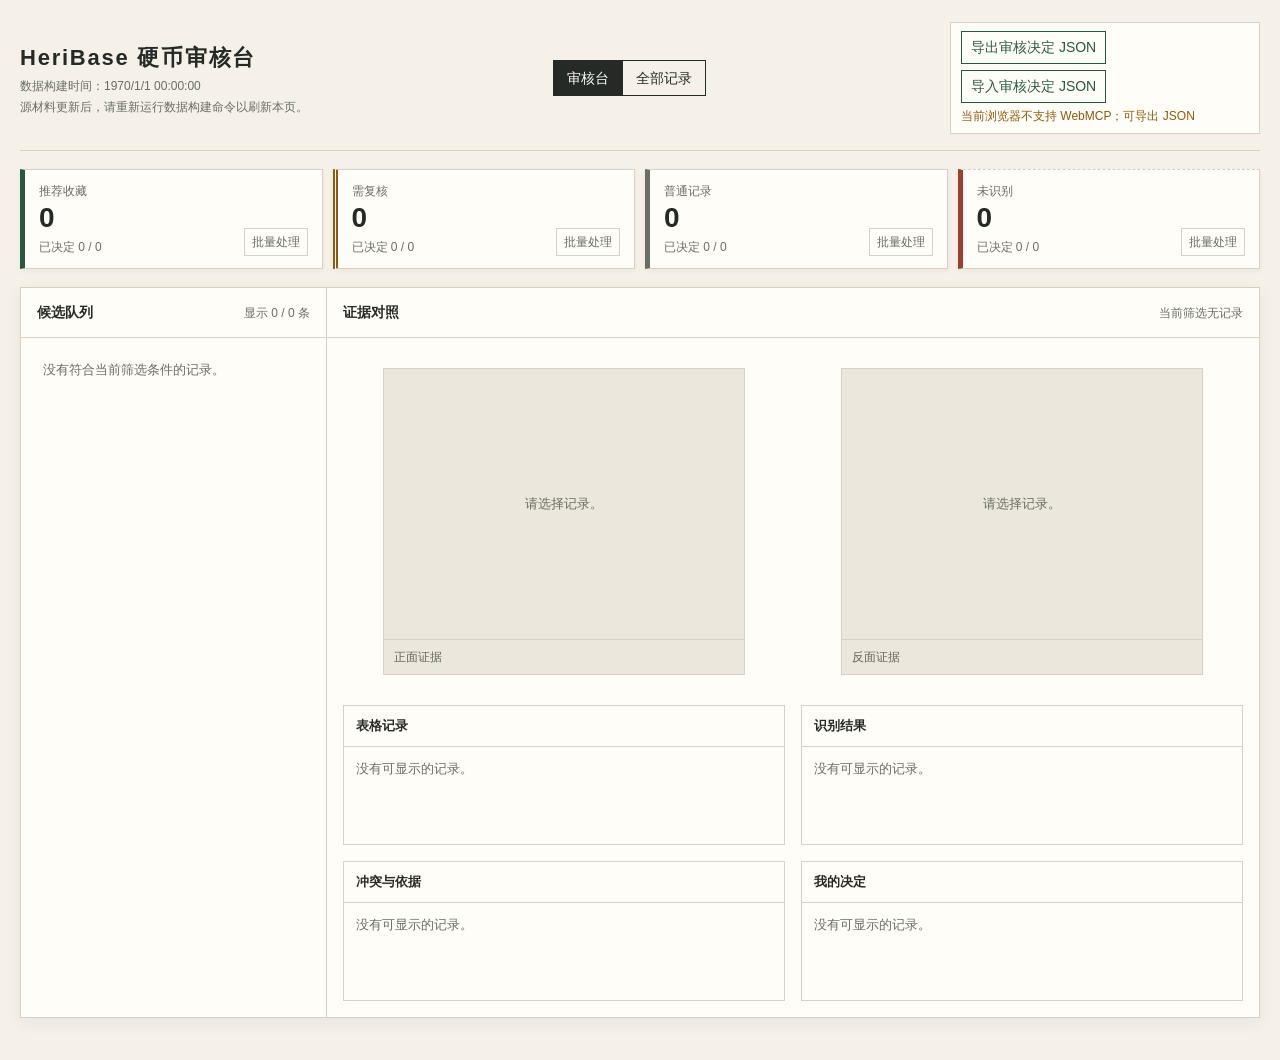
<file: skills/heribase-collection/assets/review-workbench/index.html>
<!doctype html>
<html lang="zh-CN">
<head>
  <meta charset="utf-8">
  <meta name="viewport" content="width=device-width, initial-scale=1">
  <link rel="icon" href="data:,">
  <title>HeriBase 硬币审核台</title>
  <style>
    :root {
      --paper: #f5f1e8;
      --ink: #262a26;
      --muted: #696d65;
      --pine: #285842;
      --ochre: #8c5a10;
      --brick: #9e3f32;
      --line: #d7d1c5;
      --panel: #fffdf8;
    }

    * { box-sizing: border-box; }

    body {
      margin: 0;
      background: var(--paper);
      color: var(--ink);
      font-family: -apple-system, BlinkMacSystemFont, "Segoe UI", "PingFang SC", "Hiragino Sans GB", "Microsoft YaHei", sans-serif;
      font-size: 14px;
      line-height: 1.5;
    }

    button, input, select { font: inherit; }

    button {
      color: inherit;
      cursor: pointer;
    }

    button:focus-visible, input:focus-visible, select:focus-visible, th[tabindex="0"]:focus-visible {
      outline: 3px solid var(--ochre);
      outline-offset: 2px;
    }

    .page-shell {
      width: min(1540px, calc(100% - 40px));
      margin: 0 auto;
      padding: 22px 0 42px;
    }

    .topbar {
      display: flex;
      align-items: center;
      justify-content: space-between;
      gap: 22px;
      padding-bottom: 16px;
      border-bottom: 1px solid var(--line);
    }

    .brand { min-width: 0; }
    .brand h1 { margin: 0; font-size: 22px; letter-spacing: .08em; }
    .build-meta, .refresh-hint { margin: 3px 0 0; color: var(--muted); font-size: 12px; }
    .refresh-hint { max-width: 420px; }

    .view-switcher { display: inline-flex; flex: 0 0 auto; border: 1px solid var(--ink); }
    .view-switcher button {
      min-height: 34px;
      padding: 6px 13px;
      border: 0;
      border-left: 1px solid var(--ink);
      background: transparent;
    }
    .view-switcher button:first-child { border-left: 0; }
    .view-switcher button[aria-selected="true"] { background: var(--ink); color: var(--panel); }

    .handoff-area {
      display: grid;
      flex: 0 1 310px;
      gap: 4px;
      padding: 8px 10px;
      border: 1px solid var(--line);
      background: var(--panel);
    }
    .handoff-actions { display: flex; flex-wrap: wrap; gap: 6px; }
    .handoff-area button { min-height: 32px; padding: 5px 9px; border: 1px solid var(--pine); background: transparent; color: var(--pine); }
    .handoff-area button:hover { background: var(--pine); color: var(--panel); }
    .handoff-status { margin: 0; color: var(--muted); font-size: 12px; }
    .handoff-status[data-level="ready"] { color: var(--pine); }
    .handoff-status[data-level="warning"] { color: var(--ochre); }
    .handoff-status[data-level="error"] { color: var(--brick); }

    .status-summary {
      display: grid;
      grid-template-columns: repeat(4, minmax(0, 1fr));
      gap: 10px;
      margin: 18px 0;
    }

    .count-card {
      display: grid;
      grid-template-columns: minmax(0, 1fr) auto;
      align-items: end;
      gap: 8px;
      min-height: 88px;
      padding: 12px 14px;
      border: 1px solid var(--line);
      border-left-width: 5px;
      background: var(--panel);
      box-shadow: 0 2px 6px rgba(38, 42, 38, .05);
    }
    .count-card:has(.count-card__filter[aria-pressed="true"]) { border-color: var(--ink); box-shadow: inset 0 0 0 1px var(--ink); }
    .count-card__filter { display: block; min-width: 0; padding: 0; border: 0; background: transparent; text-align: left; }
    .count-card__batch { align-self: end; padding: 4px 7px; border: 1px solid var(--line); background: transparent; color: var(--muted); font-size: 12px; }
    .count-card__filter:hover .count-card__label, .count-card__batch:hover { color: var(--ink); }
    .count-card--collect { border-left-color: var(--pine); }
    .count-card--review { border-left-color: var(--ochre); border-left-style: double; }
    .count-card--normal { border-left-color: var(--muted); }
    .count-card--unidentified { border-left-color: var(--brick); border-top-style: dashed; }
    .count-card__label { display: block; color: var(--muted); font-size: 12px; }
    .count-card__number { display: block; margin-top: 4px; font-size: 28px; font-variant-numeric: tabular-nums; line-height: 1; }
    .count-card__progress { display: block; margin-top: 6px; color: var(--muted); font-size: 12px; font-variant-numeric: tabular-nums; }

    .view-panel { min-width: 0; }
    .view-panel[hidden] { display: none; }

    .workbench {
      display: grid;
      grid-template-columns: 306px minmax(0, 1fr);
      min-height: 630px;
      border: 1px solid var(--line);
      background: var(--panel);
      box-shadow: 0 5px 15px rgba(38, 42, 38, .06);
    }

    .candidate-queue { border-right: 1px solid var(--line); }
    .region-heading {
      display: flex;
      justify-content: space-between;
      gap: 12px;
      align-items: baseline;
      margin: 0;
      padding: 14px 16px;
      border-bottom: 1px solid var(--line);
      font-size: 14px;
    }
    .region-heading small { color: var(--muted); font-size: 12px; font-weight: 400; }
    .queue-list { min-height: 540px; max-height: 740px; padding: 10px; overflow-y: auto; }
    .shell-note { margin: 0; padding: 12px; color: var(--muted); font-size: 13px; }
    .queue-item {
      display: grid;
      width: 100%;
      gap: 5px;
      margin: 0 0 8px;
      padding: 10px;
      border: 1px solid var(--line);
      background: transparent;
      text-align: left;
    }
    .queue-item:hover, .queue-item[aria-current="true"] { border-color: var(--ink); background: #f3eee3; }
    .queue-item[aria-current="true"] { box-shadow: inset 4px 0 0 var(--pine); }
    .queue-item__top { display: flex; justify-content: space-between; gap: 8px; align-items: start; }
    .queue-item__title { font-weight: 650; overflow-wrap: anywhere; }
    .queue-item__meta, .queue-item__conflict, .queue-item__decision { color: var(--muted); font-size: 12px; }
    .queue-item__conflict--present { color: var(--ochre); font-weight: 650; }

    .evidence-region { min-width: 0; }
    .evidence-grid { display: grid; grid-template-columns: repeat(2, minmax(0, 1fr)); gap: 16px; padding: 16px; }
    .image-evidence {
      min-height: 245px;
      border: 1px solid var(--line);
      background: #ece7dc;
    }
    /* 图片说明位于略深的证据底色上，使用更深的中性色以满足小字号文本对比度。 */
    .image-evidence figcaption { padding: 8px 10px; color: #62665f; font-size: 12px; border-top: 1px solid var(--line); }
    .image-slot {
      display: grid;
      place-items: center;
      aspect-ratio: 4 / 3;
      color: var(--muted);
      font-size: 13px;
    }
    .image-slot img { width: 100%; height: 100%; max-height: 440px; object-fit: contain; }
    .image-fallback { margin: 0; padding: 18px; color: var(--brick); font-weight: 650; text-align: center; }
    .evidence-details { display: grid; grid-template-columns: repeat(2, minmax(0, 1fr)); gap: 16px; padding: 0 16px 16px; }
    .detail-panel { min-height: 140px; border: 1px solid var(--line); }
    .detail-panel h3 { margin: 0; padding: 10px 12px; border-bottom: 1px solid var(--line); font-size: 13px; }
    .detail-panel p { margin: 0; padding: 12px; color: var(--muted); font-size: 13px; }
    .detail-list { display: grid; grid-template-columns: minmax(90px, .45fr) minmax(0, 1fr); margin: 0; padding: 10px 12px; }
    .detail-list dt, .detail-list dd { margin: 0; padding: 5px 0; border-bottom: 1px solid #ebe6db; }
    .detail-list dt { color: var(--muted); }
    .detail-list dd { overflow-wrap: anywhere; }
    .value-row { display: flex; flex-wrap: wrap; gap: 7px; align-items: center; }
    .value-disclaimer { display: inline-block; padding: 1px 5px; border: 1px solid var(--ochre); color: var(--ochre); font-size: 11px; }
    .evidence-block { padding: 10px 12px; border-top: 1px solid var(--line); }
    .evidence-block h4 { margin: 0 0 6px; font-size: 12px; }
    .evidence-block p { padding: 0; }
    .evidence-list { margin: 0; padding-left: 20px; color: var(--muted); }
    .evidence-list li + li { margin-top: 4px; }
    .action-content { display: grid; gap: 10px; padding: 12px; }
    .action-content p { padding: 0; }
    .action-buttons { display: flex; flex-wrap: wrap; gap: 8px; }
    .action-buttons button { min-height: 34px; padding: 6px 10px; border: 1px solid var(--ink); background: transparent; }
    .action-buttons button:hover { background: var(--ink); color: var(--panel); }
    .collection-action { display: grid; gap: 4px; }
    .collection-note { font-size: 12px !important; }
    .notice-ochre { padding: 8px 10px !important; border-left: 4px solid var(--ochre); background: #f5ead7; color: #70470f !important; }
    .notice-brick { padding: 8px 10px !important; border-left: 4px solid var(--brick); background: #f4e4df; color: var(--brick) !important; }

    .table-toolbar {
      display: flex;
      flex-wrap: wrap;
      gap: 10px;
      align-items: end;
      margin-bottom: 12px;
      padding: 14px;
      border: 1px solid var(--line);
      background: var(--panel);
    }
    .filter-field { display: grid; gap: 4px; color: var(--muted); font-size: 12px; }
    .filter-field input, .filter-field select { min-width: 130px; height: 34px; padding: 5px 8px; border: 1px solid var(--line); border-radius: 0; background: var(--panel); color: var(--ink); }
    .table-toolbar button { height: 34px; padding: 5px 10px; border: 1px solid var(--ink); background: transparent; }
    .batch-action-bar {
      position: sticky;
      top: 0;
      z-index: 4;
      display: flex;
      flex-wrap: wrap;
      align-items: center;
      gap: 8px;
      min-height: 52px;
      margin-bottom: 12px;
      padding: 9px 12px;
      border: 1px solid var(--ink);
      background: #fffdf8;
      box-shadow: 0 4px 10px rgba(38, 42, 38, .08);
    }
    .batch-action-bar button { min-height: 32px; padding: 5px 9px; border: 1px solid var(--ink); background: transparent; }
    .batch-action-bar button[data-batch-decision="collect"] { border-color: var(--pine); color: var(--pine); }
    .batch-action-bar button[data-batch-decision="exclude"] { border-color: var(--brick); color: var(--brick); }
    .batch-action-bar__spacer { flex: 1 1 24px; }
    .batch-help { margin: 0 0 12px; color: var(--muted); font-size: 12px; }
    .selection-cell { width: 42px; padding-right: 4px; text-align: center; }
    tbody tr[data-selected="true"] { background: #eee8dc; box-shadow: inset 3px 0 0 var(--pine); }
    .undo-banner {
      display: flex;
      align-items: center;
      justify-content: space-between;
      gap: 12px;
      margin-bottom: 12px;
      padding: 9px 12px;
      border-left: 4px solid var(--pine);
      background: #e7eee9;
      color: #214937;
    }
    .undo-banner[hidden] { display: none; }
    .undo-banner button { padding: 4px 8px; border: 1px solid currentColor; background: transparent; color: inherit; }
    .table-scroll { overflow-x: auto; border: 1px solid var(--line); background: var(--panel); }
    table { width: 100%; min-width: 980px; border-collapse: collapse; text-align: left; }
    caption { padding: 12px 14px; text-align: left; color: var(--muted); }
    th, td { padding: 10px 12px; border-top: 1px solid var(--line); vertical-align: top; }
    th { color: var(--muted); font-size: 12px; font-weight: 600; white-space: nowrap; }
    th[tabindex="0"] { cursor: pointer; }
    tbody tr[data-record-id] { cursor: pointer; }
    tbody tr[data-record-id]:hover { background: #f3eee3; }
    /* 完整记录行可通过键盘打开，焦点必须与鼠标悬停状态有清晰区分。 */
    tbody tr[data-record-id]:focus-visible { background: #f3eee3; outline: 3px solid var(--ochre); outline-offset: -3px; }
    .table-empty td { color: var(--muted); }

    dialog {
      width: min(520px, calc(100% - 32px));
      padding: 0;
      border: 1px solid var(--ink);
      border-radius: 0;
      background: var(--panel);
      color: var(--ink);
      box-shadow: 0 18px 48px rgba(38, 42, 38, .24);
    }
    dialog::backdrop { background: rgba(38, 42, 38, .38); }
    .dialog-body { padding: 18px; }
    .dialog-body h2 { margin: 0 0 10px; font-family: Georgia, "Songti SC", serif; font-size: 20px; }
    .dialog-body p { margin: 8px 0; color: var(--muted); }
    .dialog-summary { margin: 12px 0; padding: 10px 12px; border: 1px solid var(--line); background: var(--paper); }
    .dialog-summary strong { color: var(--ink); }
    .dialog-actions { display: flex; justify-content: flex-end; gap: 8px; margin-top: 16px; }
    .dialog-actions button { min-height: 34px; padding: 6px 11px; border: 1px solid var(--ink); background: transparent; }
    .dialog-actions .primary-action { background: var(--ink); color: var(--panel); }

    .status-label {
      display: inline-block;
      padding: 2px 7px;
      border: 1px solid currentColor;
      border-radius: 2px;
      font-size: 12px;
      font-weight: 650;
      white-space: nowrap;
    }
    .status-label--collect { color: var(--pine); }
    .status-label--review { color: var(--ochre); border-style: double; }
    .status-label--normal { color: var(--muted); border-radius: 999px; }
    .status-label--unidentified { color: var(--brick); border-style: dashed; }

    .recovery-message {
      margin-top: 18px;
      padding: 26px;
      border: 2px solid var(--brick);
      background: var(--panel);
      color: var(--brick);
      font-weight: 650;
    }

    @media (max-width: 979px) {
      .page-shell { width: min(100% - 24px, 760px); padding-top: 14px; }
      .topbar { align-items: flex-start; flex-direction: column; gap: 12px; }
      .status-summary { grid-template-columns: repeat(2, minmax(0, 1fr)); }
      .workbench { grid-template-columns: 1fr; }
      .candidate-queue { border-right: 0; border-bottom: 1px solid var(--line); }
      .queue-list { min-height: 80px; }
      .evidence-grid, .evidence-details { grid-template-columns: 1fr; }
      .image-evidence { min-height: 0; }
    }

    @media (max-width: 500px) {
      .status-summary { grid-template-columns: 1fr; }
      .view-switcher { width: 100%; }
      .view-switcher button { flex: 1; }
    }
  </style>
</head>
<body>
  <main id="app" class="page-shell">
    <header class="topbar">
      <div class="brand">
        <h1>HeriBase 硬币审核台</h1>
        <p id="build-timestamp" class="build-meta">数据构建时间：读取中</p>
        <p class="refresh-hint">源材料更新后，请重新运行数据构建命令以刷新本页。</p>
      </div>
      <nav class="view-switcher" aria-label="审核台视图">
        <button id="view-workbench" type="button" role="tab" aria-selected="true" aria-controls="workbench-panel" data-view="workbench">审核台</button>
        <button id="view-records" type="button" role="tab" aria-selected="false" aria-controls="records-panel" data-view="records">全部记录</button>
      </nav>
      <section class="handoff-area" aria-label="审核决定备份与交接">
        <div class="handoff-actions">
          <button id="export-review-decisions" type="button">导出审核决定 JSON</button>
          <button id="import-review-decisions" type="button">导入审核决定 JSON</button>
          <input id="import-review-file" type="file" accept="application/json,.json" hidden>
        </div>
        <p id="webmcp-status" class="handoff-status" role="status" data-level="neutral">正在检查 WebMCP 支持状态</p>
      </section>
    </header>

    <section class="status-summary" aria-label="系统分类统计">
      <article class="count-card count-card--collect">
        <button id="status-filter-collect" class="count-card__filter" type="button" data-status-filter="collect"><span class="count-card__label">推荐收藏</span><strong id="count-collect" class="count-card__number">—</strong><span id="progress-collect" class="count-card__progress">已决定 — / —</span></button>
        <button class="count-card__batch" type="button" data-batch-status="collect">批量处理</button>
      </article>
      <article class="count-card count-card--review">
        <button id="status-filter-review" class="count-card__filter" type="button" data-status-filter="review"><span class="count-card__label">需复核</span><strong id="count-review" class="count-card__number">—</strong><span id="progress-review" class="count-card__progress">已决定 — / —</span></button>
        <button class="count-card__batch" type="button" data-batch-status="review">批量处理</button>
      </article>
      <article class="count-card count-card--normal">
        <button id="status-filter-normal" class="count-card__filter" type="button" data-status-filter="normal"><span class="count-card__label">普通记录</span><strong id="count-normal" class="count-card__number">—</strong><span id="progress-normal" class="count-card__progress">已决定 — / —</span></button>
        <button class="count-card__batch" type="button" data-batch-status="normal">批量处理</button>
      </article>
      <article class="count-card count-card--unidentified">
        <button id="status-filter-unidentified" class="count-card__filter" type="button" data-status-filter="unidentified"><span class="count-card__label">未识别</span><strong id="count-unidentified" class="count-card__number">—</strong><span id="progress-unidentified" class="count-card__progress">已决定 — / —</span></button>
        <button class="count-card__batch" type="button" data-batch-status="unidentified">批量处理</button>
      </article>
    </section>

    <section id="workbench-panel" class="view-panel" role="tabpanel" aria-labelledby="view-workbench" data-view-panel="workbench">
      <div id="review-workbench" class="workbench" data-render-target="workbench">
        <aside class="candidate-queue" aria-labelledby="queue-heading">
          <h2 id="queue-heading" class="region-heading">候选队列 <small id="queue-summary">等待记录加载</small></h2>
          <div id="candidate-queue-list" class="queue-list" data-render-target="candidate-queue" aria-live="polite">
            <p class="shell-note">候选项目将在此显示。</p>
          </div>
        </aside>

        <section id="evidence-region" class="evidence-region" data-render-target="evidence" aria-labelledby="evidence-heading">
          <h2 id="evidence-heading" class="region-heading">证据对照 <small id="selected-record-title">尚未选择记录</small></h2>
          <div class="evidence-grid">
            <figure class="image-evidence">
              <div id="image-front-slot" class="image-slot" data-image-side="front">正面图片区域</div>
              <figcaption>正面证据</figcaption>
            </figure>
            <figure class="image-evidence">
              <div id="image-back-slot" class="image-slot" data-image-side="back">反面图片区域</div>
              <figcaption>反面证据</figcaption>
            </figure>
          </div>
          <div class="evidence-details">
            <section id="table-fields" class="detail-panel" data-render-target="table-fields"><h3>表格记录</h3><p>等待选择记录。</p></section>
            <section id="identification-fields" class="detail-panel" data-render-target="identification-fields"><h3>识别结果</h3><p>等待选择记录。</p></section>
            <section id="conflict-reasons" class="detail-panel" data-render-target="conflicts"><h3>冲突与依据</h3><p>等待选择记录。</p></section>
            <section id="review-actions" class="detail-panel" data-render-target="review-actions"><h3>我的决定</h3><p>审核操作将在此提供。</p></section>
          </div>
        </section>
      </div>
    </section>

    <section id="records-panel" class="view-panel" role="tabpanel" aria-labelledby="view-records" data-view-panel="records" hidden>
      <form id="record-filters" class="table-toolbar" data-render-target="record-filters">
        <label class="filter-field">系统状态
          <select id="filter-status" name="status"><option value="">全部状态</option><option value="collect">推荐收藏</option><option value="review">需复核</option><option value="normal">普通记录</option><option value="unidentified">未识别</option></select>
        </label>
        <label class="filter-field">来源
          <select id="filter-source" name="source"><option value="">全部来源</option><option value="table">表格</option><option value="local">本地图片</option></select>
        </label>
        <label class="filter-field">冲突
          <select id="filter-conflicts" name="conflicts"><option value="">全部记录</option><option value="only">仅有冲突</option><option value="year">仅年份冲突</option></select>
        </label>
        <label class="filter-field">审核决定
          <select id="filter-decision" name="decision"><option value="">全部决定</option><option value="unset">仅未决定</option><option value="decided">仅已决定</option><option value="collect">本地待收藏</option><option value="need-photo">需补图</option><option value="exclude">排除</option></select>
        </label>
        <label class="filter-field">关键词
          <input id="filter-keyword" name="keyword" type="search" placeholder="名称、年份或来源行">
        </label>
        <button id="clear-filters" type="button">清除筛选</button>
      </form>
      <div id="undo-banner" class="undo-banner" role="status" hidden><span id="undo-message"></span><button id="undo-last-action" type="button">撤销</button></div>
      <section id="batch-action-bar" class="batch-action-bar" aria-label="批量审核操作">
        <strong id="batch-selection-summary">未选择记录</strong>
        <button id="select-visible-records" type="button">选择当前筛选 0 条</button>
        <button id="clear-record-selection" type="button">清除选择</button>
        <span class="batch-action-bar__spacer"></span>
        <button type="button" data-batch-decision="collect">本地待收藏</button>
        <button type="button" data-batch-decision="need-photo">标记需补图</button>
        <button type="button" data-batch-decision="exclude">排除</button>
        <button type="button" data-batch-decision="">清除决定</button>
      </section>
      <p class="batch-help">批量操作只更新此浏览器中的本地审核决定，不会写入 HeriBase 线上藏品库。</p>
      <div class="table-scroll">
        <table id="records-table" data-render-target="records-table">
          <caption>完整记录。可使用列标题排序，并在后续审核时回到对应证据。</caption>
          <thead><tr>
            <th class="selection-cell" scope="col"><input id="table-select-all" type="checkbox" aria-label="选择当前筛选的全部记录"></th>
            <th id="sort-status" scope="col" tabindex="0" data-sort-key="status">状态</th>
            <th scope="col">我的决定</th>
            <th scope="col">来源</th>
            <th scope="col">名称</th>
            <th id="sort-year" scope="col" tabindex="0" data-sort-key="year">年份</th>
            <th id="sort-value" scope="col" tabindex="0" data-sort-key="value">服务价值</th>
            <th scope="col">冲突</th>
            <th id="sort-source-rows" scope="col" tabindex="0" data-sort-key="sourceRows">来源行</th>
          </tr></thead>
          <tbody id="records-table-body" data-render-target="records-table-body">
            <tr class="table-empty"><td colspan="9">完整记录将在此显示。</td></tr>
          </tbody>
        </table>
      </div>
    </section>
  </main>

  <dialog id="action-dialog" aria-labelledby="action-dialog-title">
    <div class="dialog-body">
      <h2 id="action-dialog-title">确认批量操作</h2>
      <div id="action-dialog-content"></div>
      <div class="dialog-actions">
        <button id="action-dialog-cancel" type="button">取消</button>
        <button id="action-dialog-confirm" class="primary-action" type="button">确认应用</button>
      </div>
    </div>
  </dialog>

  <script src="./review-handoff.js"></script>
  <script src="./review-data.js"></script>
  <script>
    (() => {
      "use strict";

      const app = document.getElementById("app");
      const statuses = ["collect", "review", "normal", "unidentified"];
      const statusLabels = { collect: "推荐收藏", review: "需复核", normal: "普通记录", unidentified: "未识别" };
      const sourceLabels = { table: "表格", local: "本地图片" };
      const decisionLabels = { collect: "本地待收藏", "need-photo": "需补图", exclude: "排除" };
      const allowedDecisions = new Set(Object.keys(decisionLabels));

      const createElement = (tagName, className, text) => {
        const element = document.createElement(tagName);
        if (className) element.className = className;
        if (text !== undefined) element.textContent = text;
        return element;
      };
      const safeText = (value) => {
        if (value === undefined || value === null) return "";
        const text = String(value).trim();
        return /^(?:undefined|null)$/i.test(text) ? "" : text;
      };
      const displayText = (value) => safeText(value) || "—";
      const presentText = (value) => {
        const text = safeText(value);
        return text && !/^[—–-]$/.test(text) ? text : "";
      };

      const showRecovery = () => {
        if (!app) return;
        const message = createElement("p", "recovery-message", "请先运行数据构建命令");
        message.id = "data-recovery-message";
        message.setAttribute("role", "alert");
        app.replaceChildren(message);
      };

      try {
        const data = window.COIN_REVIEW_DATA;
        const recordsAreValid = Array.isArray(data?.records) && data.records.every((record) => (
          record && typeof record === "object" && typeof record.id === "string" &&
          typeof record.systemStatus === "string" && statuses.includes(record.systemStatus)
        ));
        const countsAreValid = data?.statusCounts && typeof data.statusCounts === "object" && statuses.every((status) => (
          Number.isInteger(data.statusCounts[status]) && data.statusCounts[status] >= 0
        ));
        const metaIsValid = data?.buildMeta && typeof data.buildMeta === "object" &&
          typeof data.buildMeta.generatedAt === "string" &&
          typeof data.buildMeta.datasetFingerprint === "string" && data.buildMeta.datasetFingerprint.length > 0 &&
          Number.isInteger(data.buildMeta.totalRecordCount) &&
          data.buildMeta.totalRecordCount === data.records?.length;

        if (!data || typeof data !== "object" || !recordsAreValid || !countsAreValid || !metaIsValid) {
          throw new Error("审核台数据包不完整");
        }
        // 每个任务/数据集使用独立缓存；正式决定仍需通过 WebMCP 或 JSON 导入任务包。
        const storageScope = data.buildMeta.taskKey || data.buildMeta.datasetFingerprint;
        const STORAGE_KEY = `heribase-review:${storageScope}:decisions:v1`;

        const derivedCounts = data.records.reduce((summary, record) => {
          summary[record.systemStatus] += 1;
          return summary;
        }, { collect: 0, review: 0, normal: 0, unidentified: 0 });
        if (statuses.some((status) => derivedCounts[status] !== data.statusCounts[status])) {
          throw new Error("审核台数据计数不一致");
        }

        statuses.forEach((status) => {
          const target = document.getElementById(`count-${status}`);
          if (!target) throw new Error("审核台计数容器缺失");
          target.textContent = String(data.statusCounts[status]);
        });

        const timestamp = new Date(data.buildMeta.generatedAt);
        if (Number.isNaN(timestamp.getTime())) throw new Error("审核台构建时间无效");
        const buildTimestamp = document.getElementById("build-timestamp");
        const queueSummary = document.getElementById("queue-summary");
        if (!buildTimestamp || !queueSummary) throw new Error("审核台元数据容器缺失");
        buildTimestamp.textContent = `数据构建时间：${timestamp.toLocaleString("zh-CN", { hour12: false })}`;

        const state = {
          view: "workbench",
          selectedId: null,
          filters: { status: "", source: "", conflictsOnly: false, yearConflictsOnly: false, decision: "", query: "" },
          sortKey: "sourceRows",
          sortDirection: "asc",
          decisions: {},
          batchSelection: new Set(),
          undoStack: [],
          pendingAction: null,
          storageAvailable: true,
        };
        const recordIds = new Set(data.records.map((record) => record.id));

        // 只恢复符合 v1 契约的决定；源记录、筛选和当前选择从不写入 localStorage。
        try {
          const stored = window.localStorage.getItem(STORAGE_KEY);
          if (stored) {
            const parsed = JSON.parse(stored);
            if (parsed && typeof parsed === "object" && !Array.isArray(parsed)) {
              for (const [recordId, value] of Object.entries(parsed)) {
                if (!recordIds.has(recordId) || !value || typeof value !== "object") continue;
                // 兼容早期页面曾保存的 needsImage；内存与后续导出统一改用契约中的 need-photo。
                const decision = value.decision === "needsImage" ? "need-photo" : value.decision;
                if (!allowedDecisions.has(decision) || typeof value.updatedAt !== "string") continue;
                state.decisions[recordId] = {
                  decision,
                  updatedAt: value.updatedAt,
                  ...(["single", "bulk", "import"].includes(value.source) ? { source: value.source } : {}),
                  ...(typeof value.batchActionId === "string" && value.batchActionId ? { batchActionId: value.batchActionId } : {}),
                };
              }
            }
          }
        } catch (error) {
          state.storageAvailable = false;
        }

        const elementById = (id) => {
          const element = document.getElementById(id);
          if (!element) throw new Error(`审核台容器缺失：${id}`);
          return element;
        };
        const queueList = elementById("candidate-queue-list");
        const selectedRecordTitle = elementById("selected-record-title");
        const frontSlot = elementById("image-front-slot");
        const backSlot = elementById("image-back-slot");
        const tableFields = elementById("table-fields");
        const identificationFields = elementById("identification-fields");
        const conflictReasons = elementById("conflict-reasons");
        const reviewActions = elementById("review-actions");
        const tableBody = elementById("records-table-body");
        const tableCaption = elementById("records-table").querySelector("caption");
        const exportReviewDecisions = elementById("export-review-decisions");
        const importReviewDecisions = elementById("import-review-decisions");
        const importReviewFile = elementById("import-review-file");
        const webMcpStatus = elementById("webmcp-status");
        const batchSelectionSummary = elementById("batch-selection-summary");
        const selectVisibleRecords = elementById("select-visible-records");
        const clearRecordSelection = elementById("clear-record-selection");
        const tableSelectAll = elementById("table-select-all");
        const undoBanner = elementById("undo-banner");
        const undoMessage = elementById("undo-message");
        const undoLastAction = elementById("undo-last-action");
        const actionDialog = elementById("action-dialog");
        const actionDialogTitle = elementById("action-dialog-title");
        const actionDialogContent = elementById("action-dialog-content");
        const actionDialogConfirm = elementById("action-dialog-confirm");
        const actionDialogCancel = elementById("action-dialog-cancel");

        const handoffApi = window.CoinReviewHandoff;
        const setHandoffStatus = (message, level = "neutral") => {
          webMcpStatus.textContent = message;
          webMcpStatus.dataset.level = level;
        };
        const packageForHandoff = () => handoffApi.buildPackage(
          data.records,
          state.decisions,
          new Date().toISOString(),
          { datasetFingerprint: data.buildMeta.datasetFingerprint },
        );

        const exportReviewPackage = () => {
          try {
            if (!handoffApi || typeof handoffApi.buildPackage !== "function") {
              throw new Error("审核交接工具不可用");
            }
            if (typeof Blob !== "function" || !window.URL?.createObjectURL) {
              throw new Error("当前浏览器不支持文件导出");
            }
            const reviewPackage = packageForHandoff();
            const blob = new Blob([JSON.stringify(reviewPackage, null, 2)], { type: "application/json" });
            const objectUrl = window.URL.createObjectURL(blob);
            const link = document.createElement("a");
            link.href = objectUrl;
            link.download = handoffApi.toFileName(reviewPackage.exportedAt);
            link.hidden = true;
            document.body.append(link);
            link.click();
            link.remove();
            window.setTimeout(() => window.URL.revokeObjectURL(objectUrl), 0);
            setHandoffStatus("已导出审核决定 JSON", "ready");
          } catch (error) {
            setHandoffStatus("无法导出 JSON，请稍后重试", "error");
          }
        };

        /**
         * 所有会覆盖多条决定的操作都先进入同一个确认对话框。对话框内容只由
         * textContent 构建，导入文件中的字符串不会以 HTML 执行。
         */
        const openActionDialog = ({ title, paragraphs, confirmLabel, onConfirm }) => {
          actionDialogTitle.textContent = title;
          actionDialogContent.replaceChildren();
          const summary = createElement("div", "dialog-summary");
          paragraphs.forEach((paragraph) => summary.append(createElement("p", "", paragraph)));
          actionDialogContent.append(summary);
          actionDialogConfirm.textContent = confirmLabel;
          state.pendingAction = onConfirm;
          actionDialog.showModal();
        };

        const closeActionDialog = () => {
          state.pendingAction = null;
          actionDialog.close();
        };

        const showUndo = (message) => {
          undoMessage.textContent = message;
          undoBanner.hidden = false;
        };

        const importReviewPackage = async (file) => {
          try {
            const payload = JSON.parse(await file.text());
            const imported = handoffApi.parseImportedPackage(
              payload,
              data.records,
              data.buildMeta.datasetFingerprint,
            );
            if (!imported.ok) {
              if (imported.reason === "dataset-mismatch") {
                setHandoffStatus("导入失败：审核包属于另一批数据", "error");
              } else {
                setHandoffStatus("导入失败：JSON 不是有效的审核决定包", "error");
              }
              return;
            }
            const warningText = imported.warnings.length > 0 ? `提示：${imported.warnings.join("；")}` : "数据集校验通过。";
            openActionDialog({
              title: "导入审核决定",
              paragraphs: [
                `将恢复 ${imported.acceptedCount} 条决定，并替换当前 ${Object.keys(state.decisions).length} 条本地决定。`,
                warningText,
              ],
              confirmLabel: "确认导入",
              onConfirm: () => {
                state.undoStack.push({ kind: "replace", previous: { ...state.decisions } });
                state.decisions = imported.decisions;
                persistDecisions();
                renderAll();
                showUndo(`已导入 ${imported.acceptedCount} 条审核决定`);
                setHandoffStatus(`已导入 ${imported.acceptedCount} 条审核决定`, "ready");
              },
            });
          } catch (error) {
            setHandoffStatus("导入失败：无法读取 JSON 文件", "error");
          }
        };

        const initializeWebMcp = async () => {
          if (!handoffApi || typeof handoffApi.registerReadOnlyTools !== "function") {
            exportReviewDecisions.disabled = true;
            setHandoffStatus("审核交接工具未加载，无法导出 JSON", "error");
            return;
          }
          // WebMCP 要求 origin isolation；此属性会在本地服务的 OAC: ?1 生效时为 true。
          if (window.originAgentCluster !== true) {
            setHandoffStatus("当前页面未满足 origin isolation；可导出 JSON", "warning");
            return;
          }
          const result = await handoffApi.registerReadOnlyTools(document.modelContext, packageForHandoff);
          if (result.registered) {
            setHandoffStatus("WebMCP 已就绪：可读取审核决定", "ready");
          } else if (result.reason === "unsupported") {
            setHandoffStatus("当前浏览器不支持 WebMCP；可导出 JSON", "warning");
          } else {
            setHandoffStatus("WebMCP 未能启用；可导出 JSON", "warning");
          }
        };
        exportReviewDecisions.addEventListener("click", exportReviewPackage);

        const decisionText = (recordId) => {
          const stored = state.decisions[recordId];
          return stored ? decisionLabels[stored.decision] : "未设置";
        };
        const renderStatusProgress = () => {
          statuses.forEach((status) => {
            const recordsInStatus = data.records.filter((record) => record.systemStatus === status);
            const decidedCount = recordsInStatus.filter((record) => Boolean(state.decisions[record.id])).length;
            elementById(`progress-${status}`).textContent = `已决定 ${decidedCount} / ${recordsInStatus.length}`;
          });
        };
        // 完整表与排序均以表格年份为主；本地候选没有表格年份时再采用识别年份。
        const recordYear = (record) => presentText(record.table?.year) || presentText(record.identification?.year) || "—";
        const queueValue = (record) => {
          const service = presentText(record.identification?.value);
          const tableValue = presentText(record.table?.value);
          if (service) return `${service}（识别服务）`;
          if (tableValue) return `${tableValue}（表格）`;
          return "—";
        };
        const sourceReference = (record) => {
          if (Array.isArray(record.sourceRows) && record.sourceRows.length > 0) {
            return record.sourceRows.map((row) => `CSV #${displayText(row)}`).join("、");
          }
          return `本地候选 ${displayText(record.id)}`;
        };
        const serviceStatusText = (record) => record.identification?.status === "success" ? "识别成功" : "识别失败";

        const filterRecords = (records) => {
          const query = safeText(state.filters.query).toLowerCase();
          return records.filter((record) => {
            if (state.filters.status && record.systemStatus !== state.filters.status) return false;
            if (state.filters.source && record.source !== state.filters.source) return false;
            if (state.filters.conflictsOnly && !(Array.isArray(record.conflictReasons) && record.conflictReasons.length > 0)) return false;
            if (state.filters.yearConflictsOnly && !record.conflictReasons?.includes("年份与表格不一致")) return false;
            const storedDecision = state.decisions[record.id]?.decision;
            if (state.filters.decision === "unset" && storedDecision) return false;
            if (state.filters.decision === "decided" && !storedDecision) return false;
            if (allowedDecisions.has(state.filters.decision) && storedDecision !== state.filters.decision) return false;
            if (!query) return true;
            const searchable = [
              record.id,
              record.displayName,
              record.table?.name,
              record.table?.year,
              record.identification?.name,
              record.identification?.year,
              ...(Array.isArray(record.sourceRows) ? record.sourceRows : []),
            ].map(safeText).join(" ").toLowerCase();
            return searchable.includes(query);
          });
        };
        const numberValue = (value) => {
          const parsed = Number.parseFloat(safeText(value).replace(/[^0-9.-]/g, ""));
          return Number.isFinite(parsed) ? parsed : 0;
        };
        const numericYear = (record) => {
          const direct = presentText(record.table?.year) || presentText(record.identification?.year);
          const fallback = safeText(record.displayName).match(/\b(1[5-9]\d{2}|20\d{2})\b/)?.[1];
          return Number(direct || fallback) || Number.MAX_SAFE_INTEGER;
        };
        const firstSourceRow = (record) => Array.isArray(record.sourceRows) && record.sourceRows.length > 0
          ? Math.min(...record.sourceRows.map(Number).filter(Number.isFinite))
          : Number.MAX_SAFE_INTEGER;
        const sortRecords = (records) => {
          const statusOrder = { collect: 0, review: 1, normal: 2, unidentified: 3 };
          const sorted = [...records];
          const compareId = (left, right) => safeText(left.id).localeCompare(safeText(right.id));
          if (state.sortKey === "status") {
            sorted.sort((left, right) => (statusOrder[left.systemStatus] ?? 99) - (statusOrder[right.systemStatus] ?? 99) || compareId(left, right));
          } else if (state.sortKey === "year") {
            sorted.sort((left, right) => numericYear(left) - numericYear(right) || compareId(left, right));
          } else if (state.sortKey === "value") {
            // 统一先按升序建立稳定序列，再由 sortDirection 决定是否反转；估值列首次点击默认降序。
            sorted.sort((left, right) => numberValue(left.identification?.value || left.table?.value) - numberValue(right.identification?.value || right.table?.value) || compareId(left, right));
          } else if (state.sortKey === "sourceRows") {
            sorted.sort((left, right) => firstSourceRow(left) - firstSourceRow(right) || compareId(left, right));
          }
          return state.sortDirection === "desc" ? sorted.reverse() : sorted;
        };
        const visibleRecords = () => sortRecords(filterRecords(data.records));

        const makeStatusLabel = (status) => {
          const label = createElement("span", `status-label status-label--${status}`, statusLabels[status] || "未知状态");
          return label;
        };

        const renderQueue = (records) => {
          queueList.replaceChildren();
          queueSummary.textContent = `显示 ${records.length} / ${data.records.length} 条`;
          if (records.length === 0) {
            queueList.append(createElement("p", "shell-note", "没有符合当前筛选条件的记录。"));
            return;
          }
          for (const record of records) {
            const item = createElement("button", "queue-item");
            item.type = "button";
            item.dataset.recordId = record.id;
            item.setAttribute("aria-current", String(record.id === state.selectedId));
            // 队列按钮的可见内容已能形成 accessible name；显式标签让键盘跳转后
            // 屏幕阅读器能立即播报“审核哪条记录”。
            item.setAttribute("aria-label", `审核 ${displayText(record.displayName)}，${sourceReference(record)}`);

            const top = createElement("span", "queue-item__top");
            top.append(createElement("span", "queue-item__title", displayText(record.displayName)), makeStatusLabel(record.systemStatus));
            item.append(
              top,
              createElement("span", "queue-item__meta", `年份：${recordYear(record)} · 估值：${queueValue(record)}`),
              createElement("span", "queue-item__meta", sourceReference(record)),
            );
            const conflictCount = Array.isArray(record.conflictReasons) ? record.conflictReasons.length : 0;
            item.append(createElement(
              "span",
              `queue-item__conflict${conflictCount ? " queue-item__conflict--present" : ""}`,
              conflictCount ? `有 ${conflictCount} 项冲突` : "无字段冲突",
            ));
            item.append(createElement("span", "queue-item__decision", `我的决定：${decisionText(record.id)}`));
            item.addEventListener("click", () => {
              state.selectedId = record.id;
              renderQueue(visibleRecords());
              renderEvidence(record);
            });
            queueList.append(item);
          }
        };

        const renderImage = (slot, record, side) => {
          slot.replaceChildren();
          const url = presentText(side === "front" ? record.imageFront : record.imageBack);
          const showImageFallback = () => {
            const fallback = createElement("p", "image-fallback", "图片不可加载／需补图");
            fallback.setAttribute("role", "status");
            slot.replaceChildren(fallback);
          };
          if (!url) {
            showImageFallback();
            return;
          }
          const image = document.createElement("img");
          image.alt = `${displayText(record.displayName)}${side === "front" ? "正面" : "反面"}图片`;
          image.loading = "eager";
          image.addEventListener("error", showImageFallback, { once: true });
          slot.append(image);
          image.src = url;
        };

        const renderFieldPanel = (panel, title, fields, valueLabelIndex = -1) => {
          panel.replaceChildren(createElement("h3", "", title));
          const list = createElement("dl", "detail-list");
          fields.forEach(([label, value], index) => {
            list.append(createElement("dt", "", label));
            const description = createElement("dd");
            if (index === valueLabelIndex) {
              const row = createElement("span", "value-row");
              row.append(
                createElement("span", "", displayText(value)),
                createElement("span", "value-disclaimer", "识别服务估值，仅作初筛"),
              );
              description.append(row);
            } else {
              description.textContent = displayText(value);
            }
            list.append(description);
          });
          panel.append(list);
        };

        const appendEvidenceList = (panel, title, items, emptyText) => {
          const block = createElement("section", "evidence-block");
          block.append(createElement("h4", "", title));
          if (items.length === 0) {
            block.append(createElement("p", "", emptyText));
          } else {
            const list = createElement("ul", "evidence-list");
            items.forEach((item) => list.append(createElement("li", "", displayText(item))));
            block.append(list);
          }
          panel.append(block);
        };

        const renderConflictPanel = (record) => {
          conflictReasons.replaceChildren(createElement("h3", "", "冲突与依据"));
          const metadata = createElement("dl", "detail-list");
          const entries = [
            ["系统状态", statusLabels[record.systemStatus] || "未知状态"],
            ["来源", sourceLabels[record.source] || displayText(record.source)],
            ["来源行／候选", sourceReference(record)],
            ["记录 ID", record.identification?.recordId],
            ["图片配对", record.imagePairComplete ? "正反面齐全" : "图片不完整"],
            ["识别服务状态", serviceStatusText(record)],
          ];
          entries.forEach(([label, value]) => metadata.append(createElement("dt", "", label), createElement("dd", "", displayText(value))));
          conflictReasons.append(metadata);

          appendEvidenceList(
            conflictReasons,
            "证据备注",
            Array.isArray(record.evidenceNotes) ? record.evidenceNotes : [],
            "无补充备注",
          );
          appendEvidenceList(
            conflictReasons,
            "冲突理由",
            Array.isArray(record.conflictReasons) ? record.conflictReasons : [],
            "未发现字段冲突",
          );

          if (record.identification?.status !== "success") {
            const failure = createElement("section", "evidence-block");
            failure.append(
              createElement("h4", "", "识别失败处置"),
              createElement("p", "", `失败原因：${displayText(record.identification?.failureReason)}`),
              createElement(
                "p",
                "",
                record.imagePairComplete
                  ? "下一步：建议补充清晰、无反光的正反面照片后重新识别。"
                  : "下一步：建议先补齐正反面图片，再重新识别。",
              ),
            );
            conflictReasons.append(failure);
          }
        };

        const persistDecisions = () => {
          if (!state.storageAvailable) return;
          try {
            window.localStorage.setItem(STORAGE_KEY, JSON.stringify(state.decisions));
          } catch (error) {
            state.storageAvailable = false;
          }
        };

        const setDecision = (record, decision) => {
          if (decision) {
            state.decisions[record.id] = { decision, updatedAt: new Date().toISOString(), source: "single" };
          } else {
            delete state.decisions[record.id];
          }
          persistDecisions();
          renderAll();
        };

        const renderActions = (record) => {
          reviewActions.replaceChildren(createElement("h3", "", "我的决定"));
          const content = createElement("div", "action-content");
          const stored = state.decisions[record.id];
          content.append(createElement("p", "", `当前决定：${decisionText(record.id)}`));
          if (stored) content.append(createElement("p", "", `更新时间：${displayText(stored.updatedAt)}`));

          const buttons = createElement("div", "action-buttons");
          const collectionAction = createElement("div", "collection-action");
          const collectButton = createElement("button", "", "加入本地待收藏");
          collectButton.type = "button";
          collectButton.setAttribute("aria-pressed", String(stored?.decision === "collect"));
          collectButton.addEventListener("click", () => {
            const needsConfirmation = ["review", "unidentified"].includes(record.systemStatus);
            if (needsConfirmation) {
              // 原生 confirm 是真实的二次显式选择；取消分支在调用持久化函数前终止，
              // 因此不会改动内存决定或 localStorage。
              const confirmed = window.confirm("该记录仍需复核或补充识别证据。确认仍将它加入本地待收藏吗？");
              if (!confirmed) return;
            }
            setDecision(record, "collect");
          });
          collectionAction.append(
            collectButton,
            createElement("p", "collection-note", "仅保存在此浏览器，尚未写入线上藏品库"),
          );
          buttons.append(collectionAction);

          [
            ["标记需补图", "need-photo"],
            ["排除", "exclude"],
            ["清除本地决定", ""],
          ].forEach(([label, decision]) => {
            const button = createElement("button", "", label);
            button.type = "button";
            if (decision) button.setAttribute("aria-pressed", String(stored?.decision === decision));
            button.addEventListener("click", () => setDecision(record, decision));
            buttons.append(button);
          });
          content.append(buttons);

          if (stored?.decision === "collect" && ["review", "unidentified"].includes(record.systemStatus)) {
            content.append(createElement("p", "notice-ochre", "该记录仍需复核或补充识别证据，请核实后再收藏。"));
          }
          if (!state.storageAvailable) {
            content.append(createElement("p", "notice-brick", "浏览器存储不可用，当前决定刷新后不会保留。"));
          }
          reviewActions.append(content);
        };

        const renderEmptyEvidence = () => {
          selectedRecordTitle.textContent = "当前筛选无记录";
          [frontSlot, backSlot].forEach((slot) => slot.replaceChildren(createElement("p", "shell-note", "请选择记录。")));
          [
            [tableFields, "表格记录"],
            [identificationFields, "识别结果"],
            [conflictReasons, "冲突与依据"],
            [reviewActions, "我的决定"],
          ].forEach(([panel, title]) => panel.replaceChildren(createElement("h3", "", title), createElement("p", "", "没有可显示的记录。")));
        };

        const renderEvidence = (record) => {
          if (!record) {
            renderEmptyEvidence();
            return;
          }
          selectedRecordTitle.textContent = `${sourceReference(record)} · ${displayText(record.displayName)}`;
          renderImage(frontSlot, record, "front");
          renderImage(backSlot, record, "back");
          renderFieldPanel(tableFields, "表格记录", [
            ["名称", record.table?.name],
            ["系列", record.table?.series],
            ["年份", record.table?.year],
            ["铸币标记", record.table?.mintMark],
            ["评级", record.table?.grade],
            ["表格估值", record.table?.value],
          ]);
          renderFieldPanel(identificationFields, "识别结果", [
            ["服务状态", serviceStatusText(record)],
            ["识别名称", record.identification?.name],
            ["年份", record.identification?.year],
            ["铸币标记", record.identification?.mintMark],
            ["评级", record.identification?.grade],
            ["服务估值", record.identification?.value],
            ["identify_uri", record.identification?.identifyUri],
            ["user_uniq_uri", record.identification?.userUniqUri],
            ["collection_uri", record.identification?.collectionUri],
          ], 5);
          renderConflictPanel(record);
          renderActions(record);
        };

        const appendCell = (row, value, className = "") => row.append(createElement("td", className, displayText(value)));
        const renderBatchSelection = (records) => {
          const visibleIds = records.map((record) => record.id);
          const selectedVisibleCount = visibleIds.filter((recordId) => state.batchSelection.has(recordId)).length;
          const selectedCount = state.batchSelection.size;
          batchSelectionSummary.textContent = selectedCount > 0 ? `已选择 ${selectedCount} 条` : "未选择记录";
          selectVisibleRecords.textContent = `选择当前筛选 ${visibleIds.length} 条`;
          selectVisibleRecords.disabled = visibleIds.length === 0 || selectedVisibleCount === visibleIds.length;
          clearRecordSelection.disabled = selectedCount === 0;
          document.querySelectorAll("[data-batch-decision]").forEach((button) => { button.disabled = selectedCount === 0; });
          tableSelectAll.disabled = visibleIds.length === 0;
          tableSelectAll.checked = visibleIds.length > 0 && selectedVisibleCount === visibleIds.length;
          tableSelectAll.indeterminate = selectedVisibleCount > 0 && selectedVisibleCount < visibleIds.length;
        };

        const openBulkPreview = (decision) => {
          if (state.batchSelection.size === 0) return;
          const preview = handoffApi.previewBulkDecision(
            data.records,
            state.decisions,
            [...state.batchSelection],
            decision,
          );
          const applicableCount = preview.eligibleIds.length + preview.warningIds.length;
          const label = decision ? decisionLabels[decision] : "清除决定";
          if (applicableCount === 0) {
            setHandoffStatus(`没有可执行“${label}”的所选记录`, "warning");
            return;
          }
          const paragraphs = [
            `已选择 ${preview.requestedCount} 条，本次将处理 ${applicableCount} 条。`,
            preview.overwrittenCount > 0 ? `其中 ${preview.overwrittenCount} 条已有不同决定，将被覆盖。` : "不会覆盖已有的不同决定。",
          ];
          if (preview.warningIds.length > 0) paragraphs.push(`${preview.warningIds.length} 条“需复核”记录将加入本地待收藏，请确认已接受风险。`);
          if (preview.blockedIds.length > 0) paragraphs.push(`${preview.blockedIds.length} 条未识别或已失效记录会被跳过。`);
          paragraphs.push("此次操作仅保存本地审核决定，不会写入 HeriBase。可在操作后撤销。");
          openActionDialog({
            title: `确认批量${label}`,
            paragraphs,
            confirmLabel: `应用到 ${applicableCount} 条`,
            onConfirm: () => {
              const timestamp = new Date().toISOString();
              const batchActionId = globalThis.crypto?.randomUUID?.() ?? `batch-${Date.now()}`;
              const result = handoffApi.applyBulkDecision(state.decisions, preview, decision, timestamp, batchActionId);
              state.decisions = result.decisions;
              state.undoStack.push({ kind: "batch", undo: result.undo });
              state.batchSelection.clear();
              persistDecisions();
              renderAll();
              showUndo(`已批量${label} ${result.appliedIds.length} 条记录`);
            },
          });
        };

        const renderTable = () => {
          const records = visibleRecords();
          tableBody.replaceChildren();
          if (tableCaption) tableCaption.textContent = `完整记录：显示 ${records.length} / ${data.records.length} 条。点击记录可回到审核台查看证据。`;
          if (records.length === 0) {
            const row = createElement("tr", "table-empty");
            const cell = createElement("td", "", "没有符合当前筛选条件的记录。");
            cell.colSpan = 9;
            row.append(cell);
            tableBody.append(row);
          } else {
            records.forEach((record) => {
              const row = createElement("tr");
              row.dataset.recordId = record.id;
              row.dataset.selected = String(state.batchSelection.has(record.id));
              row.tabIndex = 0;
              const selectionCell = createElement("td", "selection-cell");
              const checkbox = createElement("input");
              checkbox.type = "checkbox";
              checkbox.checked = state.batchSelection.has(record.id);
              checkbox.setAttribute("aria-label", `选择 ${displayText(record.displayName)}`);
              checkbox.addEventListener("click", (event) => event.stopPropagation());
              checkbox.addEventListener("change", () => {
                if (checkbox.checked) state.batchSelection.add(record.id);
                else state.batchSelection.delete(record.id);
                renderTable();
              });
              selectionCell.append(checkbox);
              row.append(selectionCell);
              const statusCell = createElement("td");
              statusCell.append(makeStatusLabel(record.systemStatus));
              row.append(statusCell);
              appendCell(row, decisionText(record.id));
              appendCell(row, sourceLabels[record.source] || record.source);
              appendCell(row, record.displayName);
              appendCell(row, recordYear(record));
              appendCell(row, record.identification?.value);
              appendCell(row, Array.isArray(record.conflictReasons) && record.conflictReasons.length > 0 ? record.conflictReasons.join("；") : "无");
              appendCell(row, sourceReference(record));
              const openRecord = ({ moveFocus = false } = {}) => {
                state.selectedId = record.id;
                setView("workbench");
                renderQueue(visibleRecords());
                renderEvidence(record);
                if (moveFocus) {
                  // renderQueue 会重建 DOM；必须在重建完成后再定位当前记录，
                  // 否则焦点会留在已隐藏视图中的旧表格行上。
                  const selectedQueueItem = [...queueList.querySelectorAll(".queue-item")]
                    .find((item) => item.dataset.recordId === record.id);
                  selectedQueueItem?.focus();
                }
              };
              row.addEventListener("click", openRecord);
              row.addEventListener("keydown", (event) => {
                if (event.key !== "Enter" && event.key !== " ") return;
                event.preventDefault();
                openRecord({ moveFocus: true });
              });
              tableBody.append(row);
            });
          }

          renderBatchSelection(records);

          document.querySelectorAll("th[data-sort-key]").forEach((header) => {
            if (header.dataset.sortKey === state.sortKey) {
              header.setAttribute("aria-sort", state.sortDirection === "asc" ? "ascending" : "descending");
            } else {
              header.removeAttribute("aria-sort");
            }
          });
        };

        const ensureSelection = (records) => {
          if (records.length === 0) {
            state.selectedId = null;
            return null;
          }
          const selected = records.find((record) => record.id === state.selectedId);
          if (selected) return selected;
          state.selectedId = records[0].id;
          return records[0];
        };

        const renderFilterState = () => {
          elementById("filter-status").value = state.filters.status;
          elementById("filter-source").value = state.filters.source;
          elementById("filter-conflicts").value = state.filters.yearConflictsOnly ? "year" : state.filters.conflictsOnly ? "only" : "";
          elementById("filter-decision").value = state.filters.decision;
          elementById("filter-keyword").value = state.filters.query;
          document.querySelectorAll("[data-status-filter]").forEach((button) => {
            button.setAttribute("aria-pressed", String(button.dataset.statusFilter === state.filters.status));
          });
        };

        const renderAll = () => {
          const records = visibleRecords();
          const selected = ensureSelection(records);
          renderFilterState();
          renderStatusProgress();
          renderQueue(records);
          renderEvidence(selected);
          renderTable();
        };

        const setView = (view) => {
          state.view = view;
          document.querySelectorAll("[data-view]").forEach((button) => {
            button.setAttribute("aria-selected", String(button.dataset.view === view));
          });
          document.querySelectorAll("[data-view-panel]").forEach((panel) => {
            panel.hidden = panel.dataset.viewPanel !== view;
          });
        };

        document.querySelectorAll("[data-view]").forEach((button) => {
          button.addEventListener("click", () => setView(button.dataset.view));
        });
        document.querySelectorAll("[data-status-filter]").forEach((button) => {
          button.addEventListener("click", () => {
            state.filters.status = button.dataset.statusFilter;
            state.batchSelection.clear();
            renderAll();
          });
        });
        document.querySelectorAll("[data-batch-status]").forEach((button) => {
          button.addEventListener("click", () => {
            // 分类卡的“批量处理”必须代表完整分类，不能悄悄继承上一次来源、
            // 关键词或冲突筛选，否则“全选”会少选但用户不易察觉。
            state.filters = {
              status: button.dataset.batchStatus,
              source: "",
              conflictsOnly: false,
              yearConflictsOnly: false,
              decision: "",
              query: "",
            };
            setView("records");
            state.batchSelection = new Set(visibleRecords().map((record) => record.id));
            renderAll();
            batchSelectionSummary.focus?.();
          });
        });

        const filterStatus = elementById("filter-status");
        const filterSource = elementById("filter-source");
        const filterConflicts = elementById("filter-conflicts");
        const filterDecision = elementById("filter-decision");
        const filterKeyword = elementById("filter-keyword");
        filterStatus.addEventListener("change", () => { state.filters.status = filterStatus.value; state.batchSelection.clear(); renderAll(); });
        filterSource.addEventListener("change", () => { state.filters.source = filterSource.value; state.batchSelection.clear(); renderAll(); });
        filterConflicts.addEventListener("change", () => {
          state.filters.conflictsOnly = filterConflicts.value === "only";
          state.filters.yearConflictsOnly = filterConflicts.value === "year";
          state.batchSelection.clear();
          renderAll();
        });
        filterDecision.addEventListener("change", () => { state.filters.decision = filterDecision.value; state.batchSelection.clear(); renderAll(); });
        filterKeyword.addEventListener("input", () => { state.filters.query = filterKeyword.value; state.batchSelection.clear(); renderAll(); });
        elementById("clear-filters").addEventListener("click", () => {
          state.filters = { status: "", source: "", conflictsOnly: false, yearConflictsOnly: false, decision: "", query: "" };
          state.batchSelection.clear();
          renderAll();
        });
        elementById("record-filters").addEventListener("submit", (event) => event.preventDefault());

        selectVisibleRecords.addEventListener("click", () => {
          visibleRecords().forEach((record) => state.batchSelection.add(record.id));
          renderTable();
        });
        clearRecordSelection.addEventListener("click", () => {
          state.batchSelection.clear();
          renderTable();
        });
        tableSelectAll.addEventListener("change", () => {
          const records = visibleRecords();
          if (tableSelectAll.checked) records.forEach((record) => state.batchSelection.add(record.id));
          else records.forEach((record) => state.batchSelection.delete(record.id));
          renderTable();
        });
        document.querySelectorAll("[data-batch-decision]").forEach((button) => {
          button.addEventListener("click", () => openBulkPreview(button.dataset.batchDecision));
        });

        importReviewDecisions.addEventListener("click", () => importReviewFile.click());
        importReviewFile.addEventListener("change", () => {
          const [file] = importReviewFile.files ?? [];
          if (file) void importReviewPackage(file);
          importReviewFile.value = "";
        });
        actionDialogCancel.addEventListener("click", closeActionDialog);
        actionDialog.addEventListener("cancel", (event) => {
          event.preventDefault();
          closeActionDialog();
        });
        actionDialogConfirm.addEventListener("click", () => {
          const action = state.pendingAction;
          closeActionDialog();
          if (typeof action === "function") action();
        });
        undoLastAction.addEventListener("click", () => {
          const operation = state.undoStack.pop();
          if (!operation) return;
          if (operation.kind === "batch") state.decisions = handoffApi.undoDecisionBatch(state.decisions, operation.undo);
          if (operation.kind === "replace") state.decisions = { ...operation.previous };
          persistDecisions();
          renderAll();
          undoBanner.hidden = true;
          setHandoffStatus("已撤销上一次批量操作", "ready");
        });

        document.querySelectorAll("th[data-sort-key]").forEach((header) => {
          const activateSort = () => {
            const key = header.dataset.sortKey;
            if (state.sortKey === key) {
              state.sortDirection = state.sortDirection === "asc" ? "desc" : "asc";
            } else {
              state.sortKey = key;
              state.sortDirection = key === "value" ? "desc" : "asc";
            }
            renderAll();
          };
          header.addEventListener("click", activateSort);
          header.addEventListener("keydown", (event) => {
            if (event.key !== "Enter" && event.key !== " ") return;
            event.preventDefault();
            activateSort();
          });
        });

        setView("workbench");
        renderAll();
        // WebMCP 是渐进增强：注册失败只影响交接状态，不影响本地审核与 JSON 导出。
        void initializeWebMcp();
      } catch (error) {
        // 所有数据包或初始化异常均退回明确恢复态，避免局部渲染后留下空白页面。
        showRecovery();
      }
    })();
  </script>
</body>
</html>
</file>
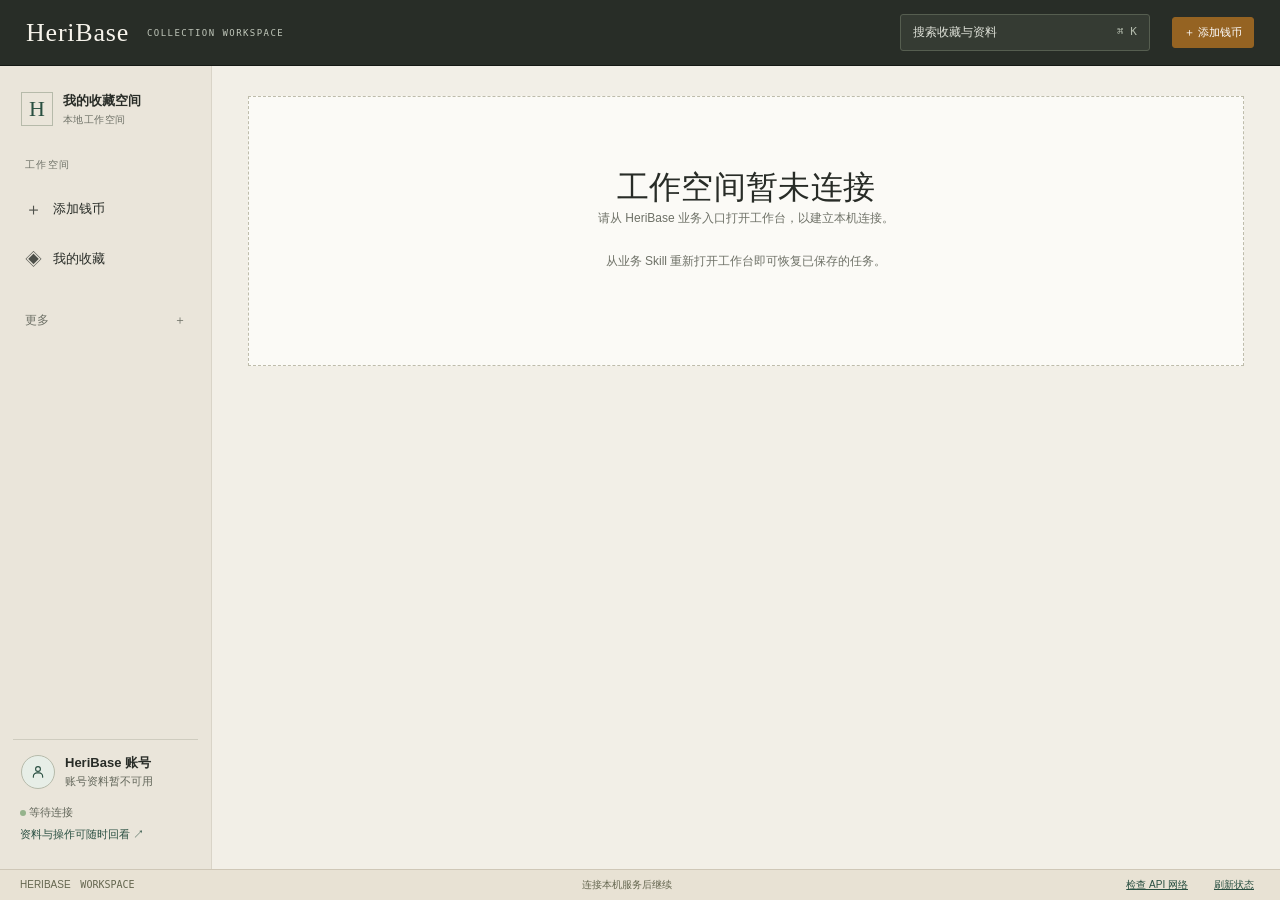
<file: skills/heribase-workspace/assets/workbench/index.html>
<!doctype html>
<html lang="zh-CN">
  <head>
    <meta charset="utf-8" />
    <meta name="viewport" content="width=device-width,initial-scale=1" />
    <meta name="color-scheme" content="light" />
    <title>HeriBase · 收藏工作空间</title>
    <link rel="stylesheet" href="styles.css" />
    <link rel="stylesheet" href="add.css" />
  </head>
  <body>
    <a class="skip" href="#main">跳至主要内容</a>
    <header class="topbar">
      <a class="brand" href="#add">HeriBase<span>COLLECTION WORKSPACE</span></a>
      <div class="top-tools compact-top-tools">
        <button class="global-search" data-action="search"><span>搜索收藏与资料</span><kbd>⌘ K</kbd></button>
        <a class="button gold small" href="#add">＋ 添加钱币</a>
      </div>
    </header>
    <aside class="sidebar" aria-label="主导航">
      <div class="workspace-label">
        <span class="workspace-monogram">H</span>
        <div>我的收藏空间<small>本地工作空间</small></div>
      </div>
      <div class="nav-caption">工作空间</div>
      <nav id="navigation"></nav>
      <div class="sidebar-bottom">
        <div class="sidebar-account" role="group" aria-label="当前账号">
          <div class="sidebar-account-avatar" aria-hidden="true">
            <svg id="account-avatar-icon" viewBox="0 0 24 24" fill="none" stroke="currentColor" stroke-width="1.5" stroke-linecap="round">
              <circle cx="12" cy="8" r="3.2"></circle>
              <path d="M5.8 19v-1a4.8 4.8 0 0 1 4.8-4.8h2.8a4.8 4.8 0 0 1 4.8 4.8v1"></path>
            </svg>
            <span id="account-avatar-initials" hidden></span>
            <img id="account-avatar" alt="" referrerpolicy="no-referrer" hidden />
          </div>
          <div class="sidebar-account-label">
            <span id="account-nickname" class="sidebar-account-name">HeriBase 账号</span>
            <span id="account-provider" class="sidebar-account-provider">正在读取账号…</span>
          </div>
        </div>
        <div class="sidebar-connection">
          <span class="status-dot"></span> <span id="connection-status">正在连接本机服务…</span>
          <a href="#reports">资料与操作可随时回看 ↗</a>
        </div>
      </div>
    </aside>
    <nav id="mobile-navigation" class="mobile-nav" aria-label="移动导航"></nav>
    <main id="main" tabindex="-1">
      <div class="empty-state">
        <h1>正在打开工作空间</h1>
        <p>恢复本机保存的资料与任务进度。</p>
      </div>
    </main>
    <footer class="workspace-bar">
      <span>HERIBASE <b>WORKSPACE</b></span
      ><span id="workspace-status">连接本机服务后继续</span><div class="workspace-actions"><button data-action="api-check">检查 API 网络</button><button data-action="refresh">刷新状态</button></div>
    </footer>
    <dialog id="dialog" aria-labelledby="dialog-title"></dialog>
    <dialog id="bridge-dialog" class="bridge-dialog" aria-labelledby="bridge-title"></dialog>
    <div id="toast" class="toast" role="status" aria-live="polite"></div>
    <script type="module" src="app.js"></script>
  </body>
</html>
</file>
<file: skills/heribase-workspace/assets/workbench/styles.css>
:root{--paper:#f2efe7;--surface:#fbfaf6;--white:#fffdf8;--ink:#282c27;--muted:#6e7167;--line:#d9d4c8;--pine:#294f41;--pine-light:#e7eee7;--gold:#956322;--gold-light:#f4ead9;--red:#934d3d;--red-light:#f4e5df;--serif:Georgia,"Songti SC","Noto Serif CJK SC",serif;--sans:-apple-system,BlinkMacSystemFont,"PingFang SC","Microsoft YaHei",sans-serif;--mono:ui-monospace,SFMono-Regular,Menlo,monospace;--sidebar:212px}
*{box-sizing:border-box}body{margin:0;background:var(--paper);color:var(--ink);font:14px/1.6 var(--sans)}button,input,select,textarea{font:inherit;color:inherit}button,a{-webkit-tap-highlight-color:transparent}button{cursor:pointer}a{color:inherit;text-decoration:none}button:disabled{opacity:.45;cursor:not-allowed}a:focus-visible,button:focus-visible,input:focus-visible,textarea:focus-visible,select:focus-visible{outline:3px solid #b18442;outline-offset:3px}input,select,textarea{border:1px solid #bcb9ad;background:var(--white);border-radius:3px;padding:10px 12px}textarea{width:100%;resize:vertical;min-height:100px}label{display:block;font-size:13px;font-weight:550}label input:not([type=checkbox]),label select{width:100%;margin-top:7px}input[type=checkbox]{accent-color:var(--pine);width:16px;height:16px}h1,h2,h3,p{margin:0}h1{font:32px/1.3 var(--serif);letter-spacing:.01em}h2{font:21px/1.4 var(--serif)}h3{font-size:15px;font-weight:600}small{font-size:12px}img{max-width:100%}code,kbd{font-family:var(--mono);font-size:11px}button{border-radius:3px}.skip{position:fixed;top:-100px;z-index:200;background:white;padding:10px}.skip:focus{top:0}
.topbar{height:66px;background:#282d27;color:#f6f3eb;position:fixed;inset:0 0 auto;z-index:30;display:flex;align-items:center;justify-content:space-between;padding:0 26px;border-bottom:1px solid #151915}.brand{font:26px var(--serif);letter-spacing:.03em;display:flex;align-items:center;gap:18px}.brand span{font:9px var(--mono);letter-spacing:.16em;color:#c0c7ba}.top-tools{display:flex;align-items:center;gap:22px}.global-search{display:flex;justify-content:space-between;gap:34px;background:#353b33;border:1px solid #565e50;color:#dde0d7;padding:8px 12px;min-width:250px;text-align:left;font-size:12px}.global-search kbd{color:#b3bbac}.host-button{display:flex;gap:7px;align-items:center;border:0;background:none;color:#e5eadf;font-size:12px}.dot,.status-dot{display:inline-block;width:6px;height:6px;background:#95b38c;border-radius:50%}.demo-tag{font-size:9px;border:1px solid #66715e;color:#c9d2c0;padding:0 3px}
.sidebar{position:fixed;inset:66px auto 31px 0;width:var(--sidebar);background:#eae5da;border-right:1px solid var(--line);padding:25px 13px;z-index:20;overflow:auto}.workspace-label{display:flex;gap:10px;align-items:center;padding:0 8px 29px;font-size:13px;font-weight:600}.workspace-label small{display:block;color:var(--muted);font-weight:400;font-size:10px;letter-spacing:.04em}.workspace-monogram{display:grid;place-items:center;width:32px;height:34px;border:1px solid #b6baaa;font:22px var(--serif);color:var(--pine)}.nav-caption{font-size:10px;color:var(--muted);letter-spacing:.14em;padding:0 12px 10px}.nav-caption.second{margin-top:34px}.nav-item{display:flex;align-items:center;gap:11px;min-height:43px;padding:10px 12px;margin:3px 0;font-size:13px;border-radius:3px}.nav-item:hover{background:#f5f1e7}.nav-item[aria-current=page]{background:var(--pine);color:#fff}.nav-icon{display:inline-flex;justify-content:center;width:17px;font-size:17px;opacity:.8}.nav-count{margin-left:auto;font:10px var(--mono);padding:1px 6px;border:1px solid currentColor;border-radius:3px;opacity:.8}.sidebar-bottom{margin-top:80px;border-top:1px solid #cfccbf;padding:14px 7px 0;font-size:11px;color:var(--pine)}.sidebar-bottom small{display:block;color:var(--muted);font-size:10px;margin:5px 0 8px}.text-button{background:none;border:0;padding:0;color:var(--pine);font-size:12px;text-decoration:underline;text-underline-offset:4px}
main{margin-left:var(--sidebar);padding:96px 36px 74px;min-height:100vh;max-width:1900px}.eyebrow{font:10px/1.6 var(--mono);letter-spacing:.16em;color:var(--pine);text-transform:uppercase;margin-bottom:9px}.page-head{display:flex;align-items:flex-end;justify-content:space-between;gap:20px;margin-bottom:27px}.page-head p{color:var(--muted);font-size:12px;margin-top:8px}.actions,.inline{display:flex;align-items:center;gap:9px;flex-wrap:wrap}.button{display:inline-flex;justify-content:center;align-items:center;gap:7px;padding:9px 15px;min-height:37px;background:var(--white);border:1px solid #bdbdad;border-radius:3px;font-size:12px;line-height:1.4;cursor:pointer;white-space:nowrap}.button:hover{border-color:var(--pine);background:#f5f6ec}.button.primary{background:var(--pine);border-color:var(--pine);color:white}.button.primary:hover{background:#355f4f}.button.gold{background:var(--gold);border-color:var(--gold);color:white}.button.danger{color:var(--red);border-color:var(--red)}.button.small{padding:6px 11px;min-height:31px;font-size:11px}.button.quiet{background:transparent;border-color:var(--line)}.link{color:var(--pine);font-size:12px}.link:hover{text-decoration:underline}.muted{color:var(--muted)}.mono{font:11px var(--mono);color:var(--muted)}.section-head{display:flex;justify-content:space-between;align-items:center;margin:29px 0 13px;gap:10px}.section-head small{font:11px var(--sans);color:var(--muted);margin-left:10px}.divider{border:0;border-top:1px solid var(--line);margin:22px 0}.two-col{display:grid;grid-template-columns:minmax(0,1fr) 288px;gap:26px}.equal-cols{display:grid;grid-template-columns:1fr 1fr;gap:20px}.panel{background:var(--surface);border:1px solid var(--line);border-radius:3px}.panel.pad{padding:22px}.panel-head{display:flex;justify-content:space-between;align-items:center;padding:17px 20px;border-bottom:1px solid var(--line)}.panel-head p{font-size:11px;color:var(--muted);margin-top:3px}.panel-body{padding:20px}.tag{display:inline-flex;align-items:center;gap:5px;border:1px solid #c8c9bc;color:#606753;padding:2px 7px;font-size:10px;border-radius:3px;white-space:nowrap}.tag::before{content:"";width:4px;height:4px;border-radius:50%;background:currentColor}.tag.green{color:var(--pine);background:var(--pine-light);border-color:#c8d4c4}.tag.amber{color:#845916;background:var(--gold-light);border-color:#deceb0}.tag.red{color:var(--red);background:var(--red-light);border-color:#dfbfb4}.tag.neutral{background:#edede4}.note{font-size:12px;padding:13px 15px;border-left:3px solid var(--gold);background:var(--gold-light);line-height:1.8}.note.green{border-color:var(--pine);background:var(--pine-light)}.note.neutral{background:#ecebe2;border-color:#aaa998}.note.red{background:var(--red-light);border-color:var(--red)}
.home-intro{margin-bottom:22px}.home-date{font:11px var(--mono);color:var(--muted);letter-spacing:.04em;margin-bottom:12px}.home-title{font-size:36px}.overview-strip{display:grid;grid-template-columns:repeat(4,1fr);border-top:1px solid var(--line);border-bottom:1px solid var(--line);padding:18px 0;margin:26px 0}.overview-strip>a{padding:0 22px;border-right:1px solid var(--line);display:flex;align-items:center;gap:14px}.overview-strip>a:first-child{padding-left:0}.overview-strip>a:last-child{border:0}.overview-strip strong{font:31px var(--serif);font-variant-numeric:tabular-nums}.overview-strip span{font-size:11px;color:var(--muted);display:block}.overview-strip .arrow{margin-left:auto;color:var(--muted);font-size:15px}.continue-card{display:grid;grid-template-columns:minmax(0,1fr) 178px;background:var(--pine);color:#f6f7ee;border-radius:3px;min-height:222px;overflow:hidden}.continue-content{padding:25px 27px}.continue-card .eyebrow{color:#c8d2c2;font-size:9px}.continue-card h2{font-size:27px;margin:7px 0}.continue-card p{font-size:12px;color:#d2dccb}.continue-card .button{background:#f5f1e6;border:0;color:var(--pine);margin-top:20px;font-weight:550}.continue-art{position:relative;background:#d8d6c7;overflow:hidden}.continue-art img{position:absolute;width:142px;height:142px;object-fit:cover;object-position:center;border-radius:50%;border:5px solid #eeede2;box-shadow:0 6px 10px #14251b33}.continue-art img:first-child{top:18px;left:12px;transform:rotate(-10deg)}.continue-art img:last-child{width:121px;height:121px;top:107px;left:78px;transform:rotate(9deg)}.todo-row{display:flex;align-items:center;gap:16px;padding:17px 0;border-bottom:1px solid var(--line)}.todo-mark{display:grid;place-items:center;flex:0 0 32px;height:32px;color:var(--gold);background:var(--gold-light);font:17px var(--serif)}.todo-row .grow{flex:1}.todo-row strong{font-size:13px;display:block;margin-bottom:4px}.todo-row p{font-size:11px;color:var(--muted)}.running-item{padding:15px 0;border-bottom:1px solid var(--line);font-size:12px}.running-item:first-of-type{padding-top:4px}.running-item .line{display:flex;justify-content:space-between;gap:8px}.running-item p{font-size:11px;color:var(--muted);margin:8px 0}.progress{height:4px;background:#dedfcf;margin:10px 0}.progress i{display:block;background:var(--pine);height:100%;transition:width .3s}.activity{padding:0 0 18px 17px;border-left:1px solid #c6cbbb;position:relative;font-size:12px}.activity:before{content:"";position:absolute;width:6px;height:6px;background:var(--pine);left:-4px;top:6px;border-radius:50%}.activity small{display:block;color:var(--muted);font-size:10px;margin-top:5px}.activity:last-child{padding-bottom:0}.summary-grid{display:grid;grid-template-columns:1fr 1fr;gap:15px;margin-top:15px}.summary-grid strong{font:25px var(--serif);display:block;margin-top:4px}.summary-grid small{color:var(--muted);font-size:10px}
.toolbar{display:flex;align-items:center;justify-content:space-between;gap:14px;margin:18px 0;flex-wrap:wrap}.tabs{display:flex;gap:4px;align-items:center;flex-wrap:wrap}.tab{border:1px solid transparent;background:transparent;padding:7px 13px;font-size:12px;border-radius:3px}.tab.active,.tab[aria-selected=true]{background:var(--pine-light);border-color:#cad1c0;color:var(--pine)}.tab:hover{background:#e9e8de}.search-field{min-width:220px;font-size:12px;padding:8px 11px}.table-wrap{overflow:auto;border:1px solid var(--line);border-radius:3px}table{width:100%;border-collapse:collapse;background:var(--surface);font-size:12px}th{font-size:10px;font-weight:500;color:var(--muted);background:#eceae0;letter-spacing:.04em;text-align:left}td,th{padding:14px 16px;border-bottom:1px solid var(--line);vertical-align:middle}tr:last-child td{border:0}tbody tr:hover{background:#f5f2e9}td strong{display:block;font-weight:550}td small{color:var(--muted);font-size:10px}td .thumb{width:42px;height:42px;object-fit:cover;border-radius:50%;margin-right:10px}.coin-cell{display:flex;align-items:center;min-width:165px}.number{font-variant-numeric:tabular-nums;font-family:var(--mono);font-size:11px}.stagebar{display:flex;border-bottom:1px solid var(--line);gap:5px;margin:0 0 23px;overflow:auto}.stage{padding:11px 15px 13px;white-space:nowrap;font-size:12px;color:var(--muted);border-bottom:2px solid transparent}.stage.active{color:var(--pine);border-bottom-color:var(--pine);font-weight:600}.stage span{font:10px var(--mono);margin-right:7px;opacity:.6}.breadcrumb{display:flex;gap:8px;align-items:center;color:var(--muted);font-size:11px;margin:0 0 16px}.breadcrumb a:hover{text-decoration:underline}.task-stat{display:grid;grid-template-columns:repeat(4,1fr);margin-bottom:20px;border:1px solid var(--line);background:var(--surface)}.task-stat>div{padding:16px 20px;border-right:1px solid var(--line)}.task-stat>div:last-child{border:0}.task-stat small{display:block;color:var(--muted);font-size:11px}.task-stat strong{display:block;font:27px var(--serif);margin-top:6px}.check-list{padding:0;margin:17px 0;list-style:none;font-size:12px}.check-list li{padding:11px 0;border-bottom:1px solid var(--line);display:flex;gap:12px;align-items:center}.check-list li:before{content:"✓";color:var(--pine)}.dropzone{border:1px dashed #aaa998;padding:35px 20px;background:#f6f3eb;text-align:center}.dropzone .drop-icon{font:38px var(--serif);color:var(--pine);margin-bottom:10px}.dropzone p{margin:10px 0 18px;font-size:12px;color:var(--muted)}.form-grid{display:grid;gap:18px}.file-row{display:flex;align-items:center;padding:13px 0;border-bottom:1px solid var(--line);gap:12px}.file-icon{border:1px solid var(--line);padding:7px;font:10px var(--mono);color:var(--pine)}.file-row strong{font-size:12px}.file-row small{display:block;color:var(--muted);font-size:10px}.file-row .tag{margin-left:auto}
.review-layout{display:grid;grid-template-columns:195px minmax(0,1fr) 295px;border:1px solid var(--line);background:var(--surface);min-height:540px;border-radius:3px}.queue{border-right:1px solid var(--line)}.queue-title{padding:15px;font-size:11px;color:var(--muted);border-bottom:1px solid var(--line)}.queue-item{width:100%;display:flex;gap:10px;align-items:center;border:0;border-bottom:1px solid var(--line);background:none;padding:17px 12px;text-align:left;border-radius:0}.queue-item.active{background:var(--pine-light);box-shadow:inset 3px 0 var(--pine)}.queue-item img{width:40px;height:40px;object-fit:cover;border-radius:50%;flex-shrink:0}.queue-item strong{display:block;font-size:12px}.queue-item small{font-size:10px;color:var(--muted)}.evidence{padding:21px;border-right:1px solid var(--line);min-width:0}.evidence-top{display:flex;align-items:center;justify-content:space-between;margin-bottom:16px}.evidence-top h2{font-size:20px}.photos{display:grid;grid-template-columns:1fr 1fr;gap:12px}.photo{margin:0;background:#e5e3d7;border:1px solid var(--line);min-width:0}.photo button{display:block;width:100%;border:0;padding:0;background:transparent;border-radius:0}.photo img{width:100%;height:220px;object-fit:contain;display:block;background:#dcded1}.photo figcaption{font-size:10px;color:var(--muted);padding:9px 10px;background:var(--surface);display:flex;justify-content:space-between;gap:4px}.photo.empty{display:flex;align-items:center;justify-content:center;flex-direction:column;min-height:260px;background:#f4f1e7;border-style:dashed;color:var(--muted);font-size:12px}.photo.empty b{font:34px var(--serif);font-weight:400;margin-bottom:13px}.evidence .facts{margin-top:20px}.facts{display:grid;grid-template-columns:100px 1fr;font-size:12px;margin:0}.facts dt,.facts dd{padding:9px 0;margin:0;border-bottom:1px solid var(--line);overflow-wrap:anywhere}.facts dt{color:var(--muted);font-size:11px}.decision-pane{padding:21px;min-width:0}.decision-pane h2{font-size:23px;margin:8px 0}.decision-pane .note{margin:18px 0}.decision-buttons{display:flex;gap:6px;margin:12px 0}.decision-buttons button{flex:1;font-size:11px;padding:10px 4px;background:var(--white);border:1px solid #c2c4b5}.decision-buttons button.active{background:var(--pine);color:white;border-color:var(--pine)}.saved{color:var(--pine);font-size:10px;margin:8px 0;min-height:16px}.bottom-bar{display:flex;justify-content:space-between;align-items:center;gap:14px;background:var(--surface);border:1px solid var(--line);padding:14px 20px;margin-top:17px;font-size:12px}.bottom-bar p{font-size:11px;color:var(--muted)}.record-title{font:24px var(--serif);margin-bottom:8px}.review-kicker{display:flex;justify-content:space-between;margin-bottom:15px}.record-small{font-size:10px;color:var(--muted)}
.coin-grid{display:grid;grid-template-columns:repeat(4,minmax(0,1fr));gap:17px}.coin-card{background:var(--surface);border:1px solid var(--line);border-radius:3px;overflow:hidden}.coin-card:hover{border-color:#a3b29c}.coin-card-art{height:180px;background:#dedfce;display:flex;align-items:center;justify-content:center;position:relative}.coin-card-art img{width:130px;height:130px;object-fit:cover;border-radius:50%;border:1px solid #c6c7b6}.coin-card-art .tag{position:absolute;left:10px;top:10px;background:var(--surface)}.coin-card-body{padding:15px}.coin-card h3{font:19px var(--serif);margin-bottom:5px}.coin-card p{font-size:10px;color:var(--muted);margin-bottom:15px}.coin-card-bottom{border-top:1px solid var(--line);padding-top:11px;font-size:11px;display:flex;justify-content:space-between}.detail-hero{display:grid;grid-template-columns:1fr 1fr;background:var(--surface);border:1px solid var(--line);gap:25px;padding:25px}.detail-hero .photos img{height:255px}.detail-copy{padding:6px 8px}.detail-copy h1{font-size:30px;margin:10px 0}.detail-copy .facts{margin:16px 0}.timeline-row{display:grid;grid-template-columns:95px 1fr;gap:20px;padding:15px 0;border-bottom:1px solid var(--line);font-size:12px}.timeline-row time{font:11px var(--mono);color:var(--muted)}.timeline-row p{color:var(--muted);font-size:11px;margin-top:4px}.tracking-layout{display:grid;grid-template-columns:280px 1fr;gap:20px}.price-figure{font:37px var(--serif);margin:10px 0}.price-figure small{font:11px var(--sans);color:var(--muted);margin-left:6px}.chart{width:100%;height:220px;display:block;margin:16px 0}.chart text{font:10px var(--sans);fill:#777d6e}.chart .grid{stroke:#d8dbcf;stroke-width:1}.chart .price-line{stroke:var(--pine);fill:none;stroke-width:2}.expert-grid{display:grid;grid-template-columns:repeat(2,1fr);gap:12px;margin:14px 0}.expert{background:var(--white);border:1px solid var(--line);padding:15px;text-align:left}.expert.active{border:2px solid var(--pine);padding:14px;background:var(--pine-light)}.expert strong{display:block;font-size:13px}.expert small{display:block;font-size:10px;color:var(--muted);margin-top:5px}.report-sheet{background:var(--white);border:1px solid var(--line);padding:32px}.report-sheet .report-mark{font:11px var(--mono);letter-spacing:.18em;color:var(--pine)}.report-sheet h2{font:29px var(--serif);margin:15px 0}.report-sheet p{font-size:12px;line-height:1.9;margin:16px 0}.operation-card{padding:18px 20px;border:1px solid var(--line);border-left:3px solid var(--pine);background:var(--surface);margin:13px 0}.operation-card.warning{border-left-color:var(--gold)}.operation-card h3{font-size:14px}.operation-card p{font-size:11px;color:var(--muted);margin-top:6px}.operation-card details{margin-top:13px;font-size:11px;color:var(--muted)}.operation-card pre{white-space:pre-wrap;font-size:11px;padding:12px;background:#eeede4}.operation-card .actions{margin-top:13px}.switch-row{display:flex;align-items:center;justify-content:space-between;padding:18px 0;border-bottom:1px solid var(--line);gap:18px}.switch-row strong{font-size:13px}.switch-row p{font-size:11px;color:var(--muted);margin-top:5px}.switch{width:35px;height:20px;border-radius:20px;background:var(--pine);border:0;padding:3px}.switch:after{content:"";display:block;width:14px;height:14px;background:white;border-radius:50%;margin-left:15px}.switch[aria-checked=false]{background:#aaa998}.switch[aria-checked=false]:after{margin-left:0}
.workspace-bar{position:fixed;bottom:0;left:0;right:0;height:31px;background:#e8e2d4;border-top:1px solid #cfc7b7;z-index:35;display:flex;align-items:center;justify-content:space-between;padding:0 20px;font-size:10px;color:#64664f}.workspace-bar b{font-family:var(--mono);margin-left:7px;font-weight:400}.workspace-bar button{background:none;border:0;font-size:10px;color:var(--pine);text-decoration:underline}.toast{position:fixed;bottom:49px;left:50%;transform:translateX(-50%);background:var(--ink);color:#f7f6ec;font-size:12px;padding:12px 20px;border-radius:3px;z-index:100;display:none;max-width:80vw}.toast.show{display:block}dialog{border:1px solid #b9bdab;border-radius:4px;padding:0;background:var(--surface);color:var(--ink);width:min(560px,90vw);max-height:86vh;box-shadow:0 15px 70px #1e271b30}dialog::backdrop{background:#20281e55;backdrop-filter:blur(2px)}.dialog-head{padding:22px 24px;border-bottom:1px solid var(--line);display:flex;justify-content:space-between;align-items:center}.dialog-head h2{font-size:23px}.dialog-body{padding:24px}.dialog-body p{font-size:12px;line-height:1.8}.dialog-foot{padding:17px 24px;display:flex;justify-content:flex-end;gap:10px;border-top:1px solid var(--line)}.close{border:0;background:none;font-size:22px;color:var(--muted);line-height:1}.dialog-list{padding:0;list-style:none;margin:18px 0}.dialog-list li{display:flex;justify-content:space-between;padding:10px 0;border-bottom:1px solid var(--line);gap:12px;font-size:12px}.bridge-dialog{position:fixed;inset:66px 0 31px auto;margin:0;width:410px;max-height:none;height:calc(100dvh - 97px);border-radius:0;display:none}.bridge-dialog[open]{display:flex;flex-direction:column}.bridge-dialog .dialog-body{overflow:auto;flex:1}.bridge-context{padding:14px;background:var(--pine-light);border:1px solid #c9d3c3;font-size:12px}.bridge-context small{display:block;color:var(--muted);margin-top:5px}.message-event{margin:19px 0;font-size:12px;padding-left:14px;border-left:2px solid var(--line)}.message-event small{font:10px var(--mono);color:var(--muted);display:block;margin-bottom:7px}.message-event p{font-size:12px}.message-event .tag{margin-top:8px}.bridge-compose{padding:16px 22px;border-top:1px solid var(--line)}.bridge-compose textarea{min-height:75px;font-size:12px}.bridge-compose .actions{justify-content:space-between;margin-top:10px}.page-index{display:grid;grid-template-columns:1fr 1fr;gap:8px}.page-index a{font-size:12px;padding:10px;background:#ebece2;border:1px solid var(--line)}.empty-state{text-align:center;padding:70px 20px;background:var(--surface);border:1px dashed #bebcab}.empty-state h2{margin-bottom:10px}.empty-state p{color:var(--muted);font-size:12px;margin-bottom:24px}.search-results a{display:flex;gap:14px;padding:15px 0;border-bottom:1px solid var(--line);font-size:12px;align-items:center}.search-results img{width:40px;height:40px;object-fit:cover;border-radius:50%}
@media(min-width:1600px){main{padding-left:48px;padding-right:48px}.two-col{grid-template-columns:minmax(0,1fr) 320px}.continue-card{min-height:240px}.review-layout{grid-template-columns:225px minmax(0,1fr) 340px}.photo img{height:290px}}
@media(max-width:1250px){:root{--sidebar:178px}.brand span{display:none}main{padding-left:24px;padding-right:24px}.two-col{grid-template-columns:minmax(0,1fr) 250px;gap:20px}.review-layout{grid-template-columns:160px minmax(0,1fr) 265px}.evidence,.decision-pane{padding:15px}.photo img{height:185px}.coin-grid{grid-template-columns:repeat(3,1fr)}.top-tools{gap:12px}.global-search{min-width:220px}.stage{padding-left:11px;padding-right:11px}}
@media(max-width:1023px){:root{--sidebar:154px}main{padding:91px 18px 65px}.global-search{min-width:0;gap:10px}.global-search span{display:none}.two-col{grid-template-columns:1fr}.two-col>aside{display:grid;grid-template-columns:1fr 1fr;gap:20px}.two-col>aside .section-head{margin-top:0}.review-layout{grid-template-columns:145px 1fr}.decision-pane{grid-column:1/-1;border-top:1px solid var(--line)}.evidence{border-right:0}.coin-grid{grid-template-columns:repeat(2,1fr)}.detail-hero{grid-template-columns:1fr}.tracking-layout{grid-template-columns:1fr}.workspace-bar>span:first-child{display:none}.nav-item{font-size:12px;gap:8px}}
@media(max-width:700px){:root{--sidebar:0px}.sidebar{display:none}.topbar{padding:0 14px}.brand{font-size:23px}.top-tools{gap:7px}.host-button{font-size:10px}.host-button .demo-tag{display:none}.top-tools .gold{display:none}.page-head{align-items:flex-start;flex-direction:column;gap:14px}h1{font-size:27px}.home-title{font-size:30px}.overview-strip{grid-template-columns:1fr 1fr;gap:20px}.overview-strip>a{padding:0 12px!important}.overview-strip>a:nth-child(2){border:0}.continue-card{grid-template-columns:1fr 100px}.continue-content{padding:22px}.continue-card h2{font-size:22px}.continue-art img{left:-25px}.continue-art img:last-child{left:3px}.two-col>aside,.equal-cols{display:block}.two-col>aside>.panel{margin-bottom:20px}.review-layout{grid-template-columns:1fr}.queue{display:flex;overflow:auto;border:0;border-bottom:1px solid var(--line)}.queue-title{display:none}.queue-item{min-width:150px}.photos{gap:8px}.photo img{height:190px}.task-stat>div{padding:12px 9px}.task-stat strong{font-size:22px}.bottom-bar{align-items:flex-start;flex-direction:column}.detail-hero{padding:15px}.detail-hero .photos img{height:180px}.section-head small{display:none}.todo-row{gap:10px}.todo-row .button{font-size:10px;padding:7px}.expert-grid{grid-template-columns:1fr}}
@media(prefers-reduced-motion:reduce){*{scroll-behavior:auto!important;transition:none!important}}
/* 正式工作台状态与资料选择；复用已确认视觉，不加载演示素材。 */
.workspace-emblem{font:100px Georgia,serif;color:#7b886f;display:grid;place-items:center;height:100%;min-height:180px}.candidate-sources{display:grid;grid-template-columns:repeat(3,minmax(0,1fr));gap:14px;margin:20px 0}.source-option{border:1px solid var(--line);padding:9px;font-size:11px;overflow-wrap:anywhere}.source-option img{display:block;width:100%;height:115px;object-fit:contain;margin:8px 0}.conflict-data{white-space:pre-wrap;overflow-wrap:anywhere;font-size:12px;background:var(--paper);padding:16px;max-height:50vh;overflow:auto}.detail-hero .photos{align-self:start}.queue-item{text-decoration:none}.toolbar input{max-width:100%}@media(max-width:700px){.candidate-sources{grid-template-columns:1fr 1fr}}

/* Space separate action groups as well as wrapped buttons within each group. */
.detail-hero .detail-copy > .actions { gap:12px; }
.detail-hero .detail-copy > .actions + .actions { margin-top:12px; }
.remote-fields{display:grid;grid-template-columns:minmax(90px,1fr) minmax(0,3fr);gap:10px 18px;margin:18px 0;font-size:13px;line-height:1.6}.remote-fields dt{color:var(--muted)}.remote-fields dd{margin:0;overflow-wrap:anywhere}.remote-fields .remote-fields{margin:0;padding-left:12px;border-left:1px solid var(--line)}.appraisal-materials{display:grid;gap:14px;margin:20px 0}details{margin:18px 0}details pre{white-space:pre-wrap;overflow-wrap:anywhere;max-height:450px;overflow:auto}
/* 操作栏留在状态栏上方，短窗口中也能直接完成当前步骤。 */
.bottom-bar{position:sticky;bottom:45px;z-index:5;box-shadow:0 3px 12px #24291e0a}html{scroll-padding-bottom:80px}
/* 页面内操作留在文档流，主区底部的留白给固定状态栏让出空间。 */
.bottom-bar{position:relative;bottom:auto;box-shadow:none}
.workspace-bar{gap:12px}
#workspace-status{min-width:0;overflow:hidden;text-overflow:ellipsis;white-space:nowrap}
.workspace-bar>span:first-child,.workspace-actions{flex-shrink:0}
.pair-suggestions{margin:16px 0 20px;padding:17px 19px;border:1px solid var(--line);background:var(--surface)}.pair-suggestions>h2{font:600 17px var(--serif);margin:0 0 5px}.pair-suggestions>p{font-size:11px;margin:0 0 12px}.pair-suggestion{padding:13px 0;border-top:1px solid var(--line)}.pair-suggestion-head{display:flex;justify-content:space-between;align-items:center;gap:10px}.pair-suggestion>p{font-size:12px;line-height:1.65;margin:8px 0 0}.pair-suggestion>p.pair-suggestion-conflict{color:var(--red)}.pair-suggestion-sources{display:flex;gap:12px;margin-top:10px}.pair-suggestion-source{width:min(180px,45%);display:grid;grid-template-rows:100px auto auto;gap:5px;color:var(--muted);font-size:10px;overflow-wrap:anywhere}.pair-suggestion-source img{width:100%;height:100px;object-fit:contain;background:var(--paper);border:1px solid var(--line)}.pair-suggestion-source a{color:var(--pine)}.pair-suggestion-missing{height:100px;display:grid;place-items:center;background:var(--paper)}


/* 批量范围独立于详情焦点，操作区换行适配小窗口。 */
#bulk-controls {
  margin: 20px 0;
  border: 1px solid var(--line, #d9d4c8);
  background: var(--paper, #fbfaf6);
}
.bulk-filters {
  display: flex;
  flex-wrap: wrap;
  gap: 12px;
  align-items: end;
  padding: 16px;
}
.bulk-filters label {
  display: grid;
  gap: 5px;
  font-size: 12px;
  flex: 1 1 160px;
  max-width: 260px;
}
.bulk-filters input,
.bulk-filters select {
  min-width: 0;
  width: 100%;
}
.bulk-actionbar {
  padding: 14px 16px;
  display: flex;
  flex-wrap: wrap;
  justify-content: space-between;
  align-items: center;
  gap: 12px;
  background: #eef1e9;
  font-size: 13px;
}
.bulk-queue-row {
  display: flex;
  align-items: center;
  border-bottom: 1px solid #dedacf;
  padding-left: 10px;
}
.bulk-queue-row > input {
  flex: 0 0 18px;
  width: 18px;
  height: 18px;
  accent-color: #315346;
}
.bulk-queue-row .queue-item {
  flex: 1;
  min-width: 0;
  border-bottom: 0;
}
.bulk-queue-row .queue-item strong {
  overflow-wrap: anywhere;
}
.batch-history {
  border-bottom: 1px solid #dedacf;
  padding: 14px 0;
}
.batch-history summary {
  cursor: pointer;
  font-weight: 600;
}
.batch-history .muted {
  overflow-wrap: anywhere;
  font-size: 12px;
  margin: 10px 0;
}
.dialog-list small {
  display: block;
  font-size: 11px;
  color: #727569;
  overflow-wrap: anywhere;
}
.dialog-list li > div {
  min-width: 0;
}

/* 结果审核 V2：候选队列、四图证据、用户决定分栏；同面图始终横向对应。 */
.rr-viewbar{display:flex;align-items:center;justify-content:space-between;margin:20px 0 16px;gap:12px}.rr-layout{display:grid;grid-template-columns:190px minmax(0,1fr) 280px;gap:18px;align-items:start}.rr-layout>.queue{border:1px solid var(--line);border-radius:3px;position:sticky;top:82px}.rr-center{min-width:0}.rr-panel{margin-bottom:18px;overflow:hidden}.rr-panel h3{font-size:14px}.rr-body{padding:18px 20px}.rr-identity{padding:23px;margin-bottom:18px}.rr-identity h2{font:28px/1.4 var(--serif);overflow-wrap:anywhere}.rr-summary{display:grid;grid-template-columns:repeat(4,1fr);gap:12px;border-top:1px solid var(--line);margin-top:18px;padding-top:14px}.rr-summary small{display:block;color:var(--muted);font-size:10px;margin-bottom:5px}.rr-summary strong{font-size:13px}.rr-photo-row+.rr-photo-row{border-top:1px solid var(--line)}.rr-row-head{display:flex;justify-content:space-between;align-items:center;padding:8px 17px;background:#eeeee4;font-size:12px;color:var(--pine)}.rr-photo-grid{display:grid;grid-template-columns:1fr 1fr;gap:1px;background:var(--line)}.rr-image-cell{background:var(--surface);min-width:0}.rr-image-label{padding:11px 14px;font-size:12px;display:flex;justify-content:space-between;gap:6px}.rr-image-label small{color:var(--muted);font-size:10px}.rr-image{height:270px;width:100%;border:0;border-radius:0;background:#eae8df;display:block;padding:0;position:relative;overflow:hidden}.rr-image img{height:100%;width:100%;object-fit:contain}.rr-image>span{position:absolute;right:10px;bottom:10px;background:#fffdf3df;padding:4px 8px;font-size:10px;color:var(--pine)}.rr-empty{display:flex;flex-direction:column;align-items:center;justify-content:center;gap:12px;font-size:14px;color:var(--muted);text-align:center;padding:16px}.rr-empty small{font-size:10px}.rr-caption{font-size:11px;color:var(--muted);line-height:1.8;margin:12px 0}.rr-panel> .rr-caption{padding:0 16px}.rr-facts{width:100%;border-collapse:collapse;font-size:12px}.rr-facts th,.rr-facts td{padding:11px 7px;text-align:left;border-bottom:1px solid var(--line);overflow-wrap:anywhere}.rr-facts th{font-size:10px;color:var(--muted)}.rr-facts td:first-child{width:28%;color:var(--muted)}.rr-two{display:grid;grid-template-columns:1fr 1fr;gap:18px}.rr-two p{font-size:12px;margin-top:8px}.rr-tags{display:flex;gap:6px;flex-wrap:wrap;margin-top:9px}.rr-tags span{font-size:11px;padding:4px 8px;border:1px solid var(--line);background:#f0eee5}.rr-panel details{margin-top:15px;font-size:12px}.rr-panel summary,.rr-more>summary{cursor:pointer;color:var(--pine);padding:10px 0}.rr-panel pre{white-space:pre-wrap;overflow-wrap:anywhere;font-size:11px;background:#eeeee4;padding:12px;max-height:320px;overflow:auto}.rr-gallery{display:flex;gap:12px;flex-wrap:wrap;margin-top:12px}.rr-gallery button{padding:0;border:1px solid var(--line);background:var(--paper)}.rr-gallery img{width:150px;height:150px;object-fit:contain}.rr-decision{position:sticky;top:82px;border:1px solid var(--line);border-top:3px solid var(--pine);background:var(--surface);padding:20px 17px}.rr-decision h2{font-size:23px}.rr-checks{border-block:1px solid var(--line);padding:13px 0;margin:15px 0}.rr-checks label{display:flex;align-items:center;gap:8px;font-size:12px;margin-top:10px}.rr-checks input{margin:0}.rr-note-label{margin-top:15px;font-size:12px}.rr-note-label textarea{font-size:12px;margin-top:7px}.rr-decisions{display:grid;grid-template-columns:1fr 1fr;gap:7px;margin:15px 0}.rr-decisions .button{font-size:11px;padding:10px 4px}.rr-save{display:flex;gap:7px;flex-wrap:wrap}.rr-save .button:last-child{background:var(--pine);color:#fff}.rr-decision>.button{margin-right:6px;margin-top:8px}.rr-center>.note{margin-bottom:18px}.rr-center>.note p{font-size:12px;margin:6px 0}.rr-batch-images{display:flex;gap:7px}.rr-batch-images img{width:60px;height:60px;object-fit:contain;background:#e9e8de}.rr-batch small{display:block;font-size:11px;color:var(--muted)}.rr-editor{display:grid;gap:13px;margin-top:18px}.rr-editor label{font-size:12px}.rr-editor textarea{margin-top:6px;min-height:58px}.rr-zoom-dialog{width:min(1200px,94vw)}.rr-zoom-pair{display:grid;grid-template-columns:1fr 1fr;gap:18px}.rr-zoom-pair h3{margin-bottom:9px}.rr-zoom-image{height:53vh;background:#e7e6dc;overflow:auto}.rr-zoom-image img{width:100%;height:100%;max-width:none;object-fit:contain}.rr-zoom-tools{display:flex;align-items:center;gap:12px;flex-wrap:wrap;margin-bottom:18px}.rr-zoom-tools input{accent-color:var(--pine);width:140px}.rr-zoom-tools label{display:flex;gap:9px;align-items:center}
@media(max-width:1250px){.rr-layout{grid-template-columns:145px minmax(0,1fr) 245px;gap:12px}.rr-identity{padding:17px}.rr-identity h2{font-size:24px}.rr-body{padding:14px}.rr-image{height:225px}.rr-summary{grid-template-columns:1fr 1fr}.rr-image-label{flex-wrap:wrap;font-size:11px}}
@media(max-width:1023px){.rr-layout{grid-template-columns:140px minmax(0,1fr)}.rr-decision{grid-column:2;position:static}.rr-layout>.queue{grid-row:1/3}.rr-two{grid-template-columns:1fr}}
@media(max-width:700px){.rr-layout{display:flex;flex-direction:column}.rr-layout>.queue{position:static;width:100%}.rr-center,.rr-decision{width:100%}.rr-image{height:190px}.rr-viewbar>small{display:none}.rr-zoom-pair{grid-template-columns:1fr}.rr-zoom-image{height:38vh}.rr-panel .panel-head{flex-wrap:wrap;gap:5px}.rr-image-label small{font-size:9px}.rr-batch-images{flex-direction:column}}
.rr-image-mine img{object-fit:cover;object-position:center 33%}.rr-image-reference img{padding:18px}.rr-note-label textarea{font-weight:400}
main:has(.rr-viewbar) .bulk-filters{padding:12px 16px;gap:12px;display:flex;align-items:end;flex-wrap:wrap}main:has(.rr-viewbar) .bulk-filters label{flex:1;min-width:150px}main:has(.rr-viewbar) .bulk-actionbar{padding:10px 16px}

/* 交易与会员沿用工作台的纸色、细线和深绿；金额与操作保持独立层次。 */
.commerce-nav{display:flex;gap:26px;border-bottom:1px solid var(--line);margin-bottom:28px;overflow-x:auto}
.commerce-nav a{padding:10px 0 15px;white-space:nowrap;color:var(--muted);text-decoration:none;border-bottom:3px solid transparent}
.commerce-nav a.active{border-color:var(--pine);color:var(--pine);font-weight:700}
.commerce-tabs,.commerce-toolbar,.commerce-pagination{display:flex;align-items:center;gap:12px;flex-wrap:wrap;margin:20px 0}
.commerce-toolbar label{flex:1;max-width:540px}.commerce-toolbar input{margin-top:7px}.commerce-toolbar{align-items:end}
.commerce-grid{display:grid;grid-template-columns:repeat(3,minmax(0,1fr));gap:22px;margin:24px 0}
.commerce-card{overflow:hidden}.commerce-cover{display:block;aspect-ratio:4/3;background:#e5e4d9}
.commerce-cover img,.commerce-detail-cover img,.commerce-gallery img{width:100%;height:100%;object-fit:contain}
.commerce-card-body{padding:20px}.commerce-card h3{font-size:21px;margin:8px 0 14px;overflow-wrap:anywhere}
.commerce-card small,.commerce-order-title small{display:block;color:var(--muted);font-size:11px}
.commerce-price{font-size:28px;line-height:1.35;color:var(--pine);margin:16px 0;font-variant-numeric:tabular-nums}
.commerce-gallery{display:grid;grid-template-columns:repeat(2,minmax(0,1fr));gap:12px;margin-bottom:24px}.commerce-gallery img{aspect-ratio:1;background:#e5e4d9}
.commerce-detail-cover{max-width:380px;aspect-ratio:4/3;margin-bottom:20px;background:#e5e4d9}
.commerce-no-image{height:100%;min-height:100px;display:grid;place-items:center;color:var(--muted);background:#e5e4d9}
.commerce-description{white-space:pre-wrap}.commerce-order-title{display:flex;align-items:center;gap:16px}.commerce-order-title img{width:72px;height:72px;object-fit:contain}
.commerce-facts{margin:18px 0}.commerce-facts>div{display:flex;gap:20px;justify-content:space-between;border-bottom:1px solid var(--line);padding:11px 0}.commerce-facts dt{color:var(--muted)}.commerce-facts dd{margin:0;max-width:70%;text-align:right;overflow-wrap:anywhere}
.commerce-purchase{display:flex;align-items:center;justify-content:space-between;gap:24px;margin:16px 0}.commerce-purchase p{margin:9px 0}.commerce-purchase small{overflow-wrap:anywhere}
.commerce-form{display:grid;grid-template-columns:repeat(2,minmax(0,1fr));gap:18px}.commerce-form label:has(textarea){grid-column:1/-1}.commerce-form input,.commerce-form textarea,.commerce-form select{margin-top:7px}
.commerce-thumbnails{display:flex;gap:10px;flex-wrap:wrap}.commerce-thumbnails img{width:100px;height:100px;object-fit:contain}
.commerce-photo-field{grid-column:1/-1;min-width:0;border:1px solid var(--line);padding:16px}.commerce-photo-field legend{padding:0 6px}.commerce-photo-field .button{position:relative;overflow:hidden}.commerce-photo-field input[type=file]{position:absolute;inset:0;width:100%;height:100%;opacity:0;cursor:pointer;margin:0}.commerce-photo-field .button:focus-within{outline:2px solid var(--pine);outline-offset:3px}.commerce-photo-field figure{margin:0 0 12px}.commerce-photo-field figcaption{text-align:center}.commerce-photo-field .muted{font-size:12px;margin:10px 0 0}
.commerce-pagination{justify-content:center;margin-top:30px;font-size:12px}
@media(max-width:1100px){.commerce-grid{grid-template-columns:repeat(2,minmax(0,1fr))}}
@media(max-width:700px){.commerce-grid,.commerce-form{grid-template-columns:1fr}.commerce-purchase{align-items:start;flex-direction:column}.commerce-nav{gap:20px}.commerce-order-title{align-items:start}.commerce-order-title img{width:48px;height:48px}}

/* 真人鉴定的三面材料以缩略图选择，避免相机文件名成为唯一识别线索。 */
.appraisal-photo-grid {
  display: grid;
  grid-template-columns: repeat(3, minmax(0, 1fr));
  gap: 12px;
  margin: 18px 0 14px;
}
.appraisal-photo-choice {
  min-width: 0;
  border: 1px solid var(--line);
  background: var(--white);
  padding: 11px;
}
.appraisal-photo-choice > .inline strong {
  font-size: 12px;
}
.appraisal-photo-preview {
  display: grid;
  grid-template-rows: 138px auto;
  min-height: 188px;
  margin-top: 10px;
  overflow: hidden;
  border: 1px solid #dfdcd1;
  background: #ebebe0;
}
.appraisal-photo-preview > img {
  width: 100%;
  height: 138px;
  object-fit: contain;
  display: block;
  background: #e0e1d3;
}
.appraisal-photo-preview > div:not(.appraisal-photo-empty) {
  min-width: 0;
  padding: 9px 10px;
  background: var(--surface);
}
.appraisal-photo-preview strong,
.appraisal-photo-preview small {
  display: block;
  overflow: hidden;
  text-overflow: ellipsis;
  white-space: nowrap;
}
.appraisal-photo-preview strong { font-size: 11px; }
.appraisal-photo-preview small { margin-top: 4px; color: var(--muted); font-size: 10px; }
.appraisal-photo-empty {
  grid-row: 1 / -1;
  display: grid;
  place-content: center;
  gap: 7px;
  min-height: 186px;
  color: var(--muted);
  text-align: center;
  font-size: 11px;
}
.appraisal-photo-empty b { font: 32px var(--serif); font-weight: 400; color: var(--pine); }
.appraisal-source-grid {
  display: grid;
  grid-template-columns: repeat(auto-fill, minmax(155px, 1fr));
  gap: 12px;
  margin-top: 17px;
}
.appraisal-source-option {
  position: relative;
  display: grid;
  grid-template-rows: 118px auto;
  min-width: 0;
  overflow: hidden;
  padding: 0;
  border: 1px solid var(--line);
  border-radius: 2px;
  background: var(--white);
  color: var(--ink);
  text-align: left;
}
.appraisal-source-option:hover:not(:disabled),
.appraisal-source-option.selected {
  border-color: var(--pine);
  box-shadow: inset 0 0 0 1px var(--pine);
}
.appraisal-source-option:disabled { cursor: not-allowed; opacity: .62; }
.appraisal-source-option img {
  width: 100%;
  height: 118px;
  display: block;
  object-fit: contain;
  background: #e0e1d3;
}
.appraisal-source-option > span {
  min-width: 0;
  padding: 9px 10px;
  border-top: 1px solid var(--line);
}
.appraisal-source-option strong,
.appraisal-source-option small { display: block; overflow: hidden; text-overflow: ellipsis; white-space: nowrap; }
.appraisal-source-option strong { font-size: 11px; }
.appraisal-source-option small { margin-top: 4px; color: var(--muted); font-size: 10px; }
.appraisal-source-option i {
  position: absolute;
  top: 7px;
  right: 7px;
  padding: 4px 6px;
  background: var(--pine);
  color: #fff;
  font-size: 9px;
  font-style: normal;
}
@media(max-width:850px) {
  .appraisal-photo-grid { grid-template-columns: 1fr; }
  .appraisal-photo-preview { grid-template-rows: 180px auto; min-height: 230px; }
  .appraisal-photo-preview > img { height: 180px; }
}
@media(max-width:520px) {
  .appraisal-source-grid { grid-template-columns: 1fr 1fr; }
}

/* 协作窗底栏固定承载手动唤起提示，聊天记录滚动时仍可复制。 */
.bridge-compose{flex:0 0 auto;background:var(--surface);padding:12px 18px}.bridge-compose textarea{min-height:58px;max-height:112px}.bridge-prompt{display:flex;align-items:center;gap:10px;margin-bottom:11px;padding:9px 10px;background:#eeece3;border-left:3px solid #a9aa98}.bridge-prompt-copy{flex:1;min-width:0}.bridge-prompt-copy strong{display:block;font-size:12px}.bridge-prompt-copy small{display:block;margin:1px 0 3px;color:var(--muted);font-size:10px}.bridge-prompt-copy code{display:block;overflow-wrap:anywhere;line-height:1.45}.bridge-prompt>.button{flex:0 0 auto;white-space:nowrap}.bridge-workflow-note{display:flex;gap:6px;align-items:baseline;margin-top:8px;color:var(--muted);font-size:10px;line-height:1.45}.bridge-workflow-note strong{flex:0 0 auto;color:var(--pine);font-weight:600}.bridge-compose>.actions{gap:7px}.bridge-compose>.actions small{flex:1;min-width:110px;font-size:10px;line-height:1.35}.bridge-compose>.actions .button{white-space:nowrap}
@media(max-width:520px){.bridge-dialog{width:100vw}.bridge-compose{padding:10px 12px}.bridge-prompt{align-items:flex-start;gap:6px;padding:8px}.bridge-prompt>.button{font-size:10px;padding:6px 8px}.bridge-compose>.actions{gap:5px}.bridge-compose>.actions small{flex-basis:100%}.bridge-compose>.actions .button{font-size:10px;padding:7px 8px}}
.workspace-actions{display:flex;align-items:center;gap:14px;white-space:nowrap}
.membership-entitlement-list{display:grid;gap:12px;margin-top:16px}.membership-entitlement{padding:16px;border:1px solid var(--line);background:var(--white)}.membership-entitlement h3{font-size:14px}
.membership-details{margin-top:20px}.membership-details-heading{display:flex;align-items:center;justify-content:space-between;gap:12px;margin-bottom:10px}.membership-details-heading h2{margin:0;font-size:21px}.membership-entitlement-list{grid-template-columns:repeat(3,minmax(0,1fr));gap:12px;margin-top:0}.membership-entitlement{min-width:0;padding:15px 16px}.membership-card-head{display:flex;align-items:flex-start;justify-content:space-between;gap:8px}.membership-card-head>div{min-width:0}.membership-card-head h3{margin:0;font-size:14px}.membership-card-head small{display:block;margin-top:4px;color:var(--muted);font:10px var(--mono);overflow-wrap:anywhere}.membership-card-price{display:flex;align-items:baseline;justify-content:space-between;gap:8px;margin:13px 0 11px;padding-bottom:10px;border-bottom:1px solid var(--line)}.membership-card-price strong{font:22px var(--serif)}.membership-card-price span{color:var(--muted);font-size:11px;white-space:nowrap}.membership-card-period{display:grid;grid-template-columns:minmax(0,1fr) auto minmax(0,1fr);align-items:center;gap:6px}.membership-card-period>div{min-width:0}.membership-card-period small{display:block;margin-bottom:3px;color:var(--muted);font-size:10px}.membership-card-period strong{display:block;font-size:11px;line-height:1.45;overflow-wrap:anywhere}.membership-card-period>span{color:var(--muted);font-size:12px}.membership-card-footer{display:flex;flex-direction:column;gap:5px;margin-top:11px;padding-top:9px;border-top:1px solid var(--line);color:var(--muted);font-size:10px}.membership-card-footer small{font:10px var(--mono);overflow-wrap:anywhere}
@media(max-width:1100px){.membership-entitlement-list{grid-template-columns:repeat(2,minmax(0,1fr))}}
@media(max-width:680px){.membership-entitlement-list{grid-template-columns:1fr}.membership-details-heading h2{font-size:18px}}


/* Keep library metadata aligned even when a coin has a long name. */
.coin-grid > .coin-card{display:flex;flex-direction:column;min-width:0;transition:border-color .18s ease,box-shadow .18s ease}
.coin-card-art{flex-shrink:0}
.coin-card-body{display:flex;flex-direction:column;flex:1;min-width:0}
.coin-card h3{flex:1;line-height:1.4;overflow-wrap:anywhere}
.coin-card-bottom{align-items:flex-start;gap:12px;line-height:1.6}
.coin-card-bottom>span:first-child{min-width:0;flex:1;overflow-wrap:anywhere}
.coin-card-bottom>span:last-child{flex-shrink:0}
@media(max-width:520px){.coin-grid{grid-template-columns:minmax(0,1fr)}}
@media(prefers-reduced-motion:reduce){.coin-grid>.coin-card{transition:none}}

/* 账号与导航共用侧栏；窗口较矮时两者仍可以一起滚动。 */
@media(width > 700px) {
  .sidebar { display: flex; flex-direction: column; }
  .sidebar > * { flex-shrink: 0; }
  .sidebar > nav { margin-bottom: 24px; }
  .sidebar-bottom { margin-top: auto; }
}
.sidebar-account { display: flex; align-items: center; gap: 10px; padding: 0 1px 14px; }
.sidebar-account-avatar {
  display: grid; place-items: center; flex: 0 0 34px; height: 34px; overflow: hidden;
  border: 1px solid #b6baaa; border-radius: 50%; background: var(--pine-light);
  color: var(--pine); font-size: 11px; font-weight: 650;
}
.sidebar-account-avatar > * { grid-area: 1 / 1; }
.sidebar-account-avatar > [hidden] { display: none; }
.sidebar-account-avatar svg { width: 18px; height: 18px; }
.sidebar-account-avatar img { width: 100%; height: 100%; object-fit: cover; background: var(--pine-light); }
.sidebar-account-label { min-width: 0; line-height: 1.4; }
.sidebar-account-name { display: block; overflow: hidden; text-overflow: ellipsis; white-space: nowrap; color: var(--ink); font-size: 13px; font-weight: 650; }
.sidebar-account-provider { display: block; margin-top: 2px; color: #62665a; font-size: 11px; }
.sidebar-connection { color: #62665a; }
.sidebar-connection > a { display: block; margin-top: 5px; color: var(--pine); }
</file>
<file: skills/heribase-workspace/assets/workbench/add.css>
/* Focused coin entry, using the workbench's paper, pine and serif language. */
.add-page{max-width:1040px;margin:0 auto}.add-page .page-head{margin-bottom:24px}.add-steps{display:flex;list-style:none;margin:0 0 25px;padding:0;border-block:1px solid var(--line)}.add-steps li{flex:1;display:flex;gap:10px;align-items:center;padding:15px 18px;color:var(--muted);font:12px var(--mono)}.add-steps li span{font:13px var(--sans)}.add-steps li.current{color:var(--pine);background:var(--pine-light);box-shadow:inset 0 -2px var(--pine)}.add-steps li.complete{color:var(--pine)}.add-photo-grid{display:grid;grid-template-columns:1fr 1fr;gap:22px}.add-photo-slot{min-width:0;border:1px solid var(--line);padding:18px;background:var(--surface)}.add-photo-title{display:flex;justify-content:space-between;gap:8px;align-items:center;margin-bottom:12px}.add-photo-title small{font-size:11px;color:var(--muted)}.add-photo{display:block;width:100%;height:270px;padding:0;border:0;background:#e9e7df;overflow:hidden;border-radius:2px}.add-photo img{width:100%;height:100%;object-fit:contain}.add-photo-empty{display:flex;flex-direction:column;justify-content:center;align-items:center;gap:10px;border:1px dashed #bdb9aa;background:#f2f0e8;color:var(--muted);font-size:12px}.add-photo-empty>span{font:30px var(--serif);color:var(--pine)}.add-filename{font-size:11px;margin:9px 0;min-height:18px;overflow-wrap:anywhere;color:var(--muted)}.add-file-label{display:inline-flex;align-items:center;justify-content:center;position:relative;overflow:hidden;margin-top:12px;font-size:12px}.add-file-label input{position:absolute;inset:0;width:100%;height:100%;margin:0!important;opacity:0;cursor:pointer}.add-file-label:focus-within{outline:3px solid #b18442;outline-offset:3px}.add-file-label.disabled{opacity:.45;cursor:not-allowed}.add-file-label input:disabled{cursor:not-allowed}.add-swap{text-align:right;margin:12px 0}.add-main-action{border-top:1px solid var(--line);padding-top:22px;margin-top:26px;display:flex;align-items:flex-start;flex-direction:column;gap:13px}.add-main-action>p{font-size:14px;max-width:650px}.add-main-action>.button{min-width:160px}.add-main-action>small{font-size:11px;color:var(--muted)}.add-secondary{display:flex;gap:12px;margin-top:20px}.add-result{padding:26px;margin-top:25px}.add-result h2{font-size:27px;overflow-wrap:anywhere}.add-result-facts{display:grid;grid-template-columns:repeat(3,minmax(0,1fr));gap:18px;border-block:1px solid var(--line);padding:19px 0;margin:20px 0}.add-result-facts dt{font-size:11px;color:var(--muted);margin-bottom:5px}.add-result-facts dd{font-size:14px;margin:0;overflow-wrap:anywhere}.add-result>p.muted{font-size:12px}.add-price{font:19px var(--serif);margin:12px 0}.add-price small{font:11px var(--sans);display:block;color:var(--muted);margin-top:6px}.add-references{display:grid;grid-template-columns:1fr 1fr;gap:15px}.add-references figure{margin:0;max-width:240px}.add-references img{height:150px;width:100%;object-fit:contain;background:var(--paper)}.add-references figcaption{font-size:11px;color:var(--muted)}.add-references small{display:block;font-size:10px}.add-advanced{margin-top:30px;border-top:1px solid var(--line);padding-top:10px}.add-advanced summary{cursor:pointer;color:var(--pine);font-size:12px}.add-advanced .actions{flex-wrap:wrap;margin:16px 0 10px}.add-advanced p{font:10px var(--mono);overflow-wrap:anywhere}.add-error,.add-status{margin-bottom:20px}.add-status p,.add-error p{margin:7px 0}.add-status .button{margin-top:12px}.add-progress{font-size:12px;color:var(--pine);margin:15px 0}.add-facts{display:grid;grid-template-columns:100px 1fr;gap:12px;margin:22px 0;font-size:13px}.add-facts dt{color:var(--muted)}.add-facts dd{margin:0;overflow-wrap:anywhere}.add-confirm p+p{margin-top:12px}.add-confirm .muted{font-size:12px}.nav-more{margin-top:18px}.nav-more>summary{list-style:none;cursor:pointer;margin:0;padding:10px 12px;font-size:12px;color:var(--muted)}.nav-more>summary::-webkit-details-marker{display:none}.nav-more>summary:after{content:'＋';float:right}.nav-more[open]>summary:after{content:'−'}.nav-more .nav-item{font-size:12px}.compact-top-tools .host-button{display:none}.mobile-nav{display:none}
@media(max-width:1023px){.add-photo{height:225px}.add-photo-title{flex-wrap:wrap}.add-result-facts{grid-template-columns:repeat(2,minmax(0,1fr))}.add-steps li{padding:13px 10px;gap:6px}.add-steps li span{font-size:12px}}
@media(max-width:700px){.add-photo-grid{gap:10px}.add-photo-slot{padding:10px}.add-photo{height:180px}.add-photo-title small{font-size:9px}.add-photo-empty p{font-size:11px;text-align:center;padding:0 8px}.add-result{padding:19px}.add-result h2{font-size:23px}.add-steps li{font-size:10px;gap:5px}.add-steps li span{font-size:10px}.add-facts{grid-template-columns:75px 1fr}.mobile-nav{display:flex;gap:15px;border-bottom:1px solid var(--line);padding:9px 15px;background:var(--surface);position:fixed;top:66px;inset-inline:0;z-index:21;font-size:12px}.mobile-nav details{margin:0}.mobile-nav summary{cursor:pointer}.mobile-nav details>div{position:absolute;inset:38px 10px auto;background:var(--surface);border:1px solid var(--line);box-shadow:0 8px 15px #282c2720;padding:12px;display:flex;gap:14px;flex-wrap:wrap}.mobile-nav .nav-item{min-height:auto;padding:5px;font-size:12px}main{padding-top:127px}.compact-top-tools .gold{display:inline-flex;padding:7px 9px;font-size:11px}.add-secondary{flex-wrap:wrap}}
@media(max-width:390px){.add-photo-grid{grid-template-columns:1fr}.add-photo{height:230px}}

.nav-more>button.nav-item{width:100%;background:none;border:0;text-align:left}

.add-intake{margin-bottom:25px;padding:42px 24px;text-align:center;border:1px dashed #bdb9aa;background:var(--surface)}.add-intake-icon{font:34px var(--serif);color:var(--pine);margin-bottom:12px}.add-intake h2{font:24px var(--serif);margin:0 0 12px}.add-intake p{font-size:13px;color:var(--muted);margin:0 0 22px;line-height:1.7}.add-intake small{display:block;font-size:11px;color:var(--muted);margin-top:18px;line-height:1.7}.add-saved{margin:26px 0}.add-saved h2{font:21px var(--serif);margin:0}.add-saved>p{font-size:13px;color:var(--muted);margin:14px 0 20px;line-height:1.7}.add-inputs{display:grid;grid-template-columns:repeat(4,minmax(0,1fr));gap:14px}.add-inputs figure{min-width:0;margin:0}.add-input-image,.add-input-document{display:flex;width:100%;height:130px;align-items:center;justify-content:center;border:1px solid var(--line);background:var(--surface);padding:8px;color:var(--muted)}.add-input-image img{width:100%;height:100%;object-fit:contain}.add-inputs figcaption{font-size:11px;color:var(--muted);margin-top:8px;overflow-wrap:anywhere}.add-organized-list{margin:20px 0}.add-organized-list>div{display:flex;justify-content:space-between;gap:15px;padding:13px 0;border-top:1px solid var(--line);font-size:13px}.add-organized-list span{color:var(--muted);flex-shrink:0}.add-organized-list strong{overflow-wrap:anywhere}.add-result .actions{flex-wrap:wrap}
@media(max-width:700px){.add-intake{padding:30px 18px}.add-intake h2{font-size:21px}.add-inputs{grid-template-columns:repeat(2,minmax(0,1fr))}.add-input-image,.add-input-document{height:120px}}

.add-work-layout{display:grid;grid-template-columns:minmax(0,1fr) 230px;gap:24px;align-items:start}.add-work-main,.add-work-aside{min-width:0}.add-work-aside{position:sticky;top:88px}.add-intake-compact{padding:20px 15px;margin:0 0 18px;text-align:left;border-style:solid}.add-intake-compact h2{font:19px var(--serif);margin-bottom:9px}.add-intake-compact p{font-size:12px;margin-bottom:14px}.add-intake-compact small{margin-top:12px;font-size:10px}.add-work-summary{border-bottom:1px solid var(--line);padding:0 0 22px;margin-bottom:24px}.add-work-summary h2{font:26px var(--serif);margin:8px 0 12px;line-height:1.35}.add-work-summary>p{font-size:13px;color:var(--muted);line-height:1.7}.add-work-counts{display:grid;grid-template-columns:repeat(4,minmax(0,1fr));gap:12px;margin:22px 0}.add-work-counts>div{border-left:2px solid var(--line);padding-left:12px}.add-work-counts dt{font-size:11px;color:var(--muted)}.add-work-counts dd{font:29px var(--serif);margin:7px 0 0;color:var(--pine)}.add-work-steps{list-style:none;display:flex;gap:12px;flex-wrap:wrap;padding:0;margin:0;font-size:11px;color:var(--muted)}.add-work-steps li:before{content:'○';margin-right:6px}.add-work-steps .done{color:var(--pine)}.add-work-steps .done:before{content:'✓'}.add-work-steps .current{color:var(--gold-dark,#96723e)}.add-work-steps .current:before{content:'●'}.add-originals{margin-bottom:20px;font-size:12px;color:var(--muted)}.add-originals summary{cursor:pointer;margin-bottom:12px}.add-originals .add-inputs{grid-template-columns:1fr 1fr;gap:8px}.add-originals .add-input-image,.add-originals .add-input-document{height:80px}.add-originals figcaption{font-size:9px}.add-organized-head{display:flex;justify-content:space-between;align-items:flex-start;gap:16px;margin-bottom:24px}.add-organized-head h2{font:22px var(--serif);margin:0 0 10px}.add-organized-head p{font-size:12px;color:var(--muted)}.add-organized-head .actions{flex-wrap:wrap}.add-result-group{margin:24px 0}.add-result-group>h3{font:15px var(--sans);margin:0 0 14px}.add-result-group>h3 span{font:12px var(--mono);color:var(--muted);margin-left:6px}.add-cards{display:grid;grid-template-columns:repeat(auto-fit,minmax(min(100%,280px),1fr));gap:15px}.add-coin-card{border:1px solid var(--line);background:var(--surface);padding:15px;min-width:0}.add-card-head{display:flex;align-items:flex-start;justify-content:space-between;gap:10px;margin-bottom:13px}.add-card-head h3{font:16px var(--serif);margin:0;line-height:1.5;overflow-wrap:anywhere}.add-card-head .tag{font-size:10px;flex-shrink:0}.add-card-images{display:grid;grid-template-columns:repeat(2,minmax(0,1fr));gap:7px}.add-card-photo{padding:0;border:0;display:flex;flex-direction:column;align-items:center;justify-content:center;min-width:0;background:var(--paper);height:130px;position:relative}.add-card-photo img{height:100%;width:100%;object-fit:contain}.add-card-photo span{position:absolute;bottom:5px;left:5px;padding:2px 5px;background:#ffffffd9;font-size:10px;color:var(--muted)}.add-card-missing{border:1px dashed var(--line)}.add-card-missing span{position:static;background:none;font-size:11px}.support-image{grid-template-columns:1fr}.support-image .add-card-photo{height:150px}.add-coin-card>p{font-size:11px;color:var(--muted);line-height:1.7;margin:12px 0 0}.add-coin-card>.link{display:inline-block;margin-top:12px;font-size:12px}.add-work-main .add-photo{height:220px}.add-work-main .add-photo-title{flex-wrap:wrap}.add-work-main .add-inputs{grid-template-columns:repeat(3,minmax(0,1fr))}
@media(max-width:1100px){.add-work-layout{grid-template-columns:minmax(0,1fr) 200px;gap:18px}.add-card-photo{height:180px}.add-organized-head{flex-direction:column}.add-work-counts{gap:8px}.add-work-counts>div{padding-left:8px}}
@media(max-width:760px){.add-work-layout{grid-template-columns:1fr}.add-work-aside{position:static;border-top:1px solid var(--line);padding-top:20px}.add-work-summary h2{font-size:23px}.add-work-main .add-inputs{grid-template-columns:1fr 1fr}.add-intake-compact{padding:16px}.add-originals .add-inputs{grid-template-columns:repeat(3,minmax(0,1fr))}.add-card-photo{height:155px}}

.add-next{padding:22px;background:var(--pine-light);border:1px solid var(--line);margin:0 0 25px}.add-next h2{font:23px var(--serif);margin:8px 0 12px}.add-next>p{font-size:13px;line-height:1.8}.add-next .actions{margin-top:18px}.add-next>small{display:block;font-size:11px;color:var(--muted);margin-top:12px;line-height:1.8}.add-next .add-facts{font-size:12px;gap:8px;margin:15px 0}.add-next .add-confirm p{font-size:12px;line-height:1.8}.add-card-select{display:flex;align-items:center;gap:8px;font-size:12px;color:var(--pine);margin-bottom:14px;cursor:pointer}.add-card-select input{width:16px;height:16px;margin:0;accent-color:var(--pine)}.add-card-result p{font-size:12px;line-height:1.7;margin:10px 0}.add-card-result>small{font-size:10px;color:var(--muted)}.add-card-result .note{margin-top:12px;font-size:12px}.add-card-result .button{white-space:normal}.add-next .button{max-width:100%;white-space:normal}

.add-work-summary{padding-bottom:15px;margin-bottom:18px}.add-work-summary>.eyebrow{display:none}.add-work-summary h2{font-size:23px;margin:0 0 9px}.add-work-counts{display:flex;flex-wrap:wrap;gap:20px;margin:14px 0}.add-work-counts>div{display:flex;align-items:baseline;gap:8px;border:0;padding:0}.add-work-counts dd{font-size:21px;margin:0}.add-work-steps{gap:10px;font-size:10px}.add-next{padding:19px}.add-next h2{font-size:22px}.add-next .add-facts{margin:12px 0;line-height:1.65}.add-next .add-confirm p{margin-top:10px}.add-next .actions{margin-top:13px}.add-page .page-head{margin-bottom:20px}

.add-later{border-top:1px solid var(--line);padding-top:16px}.add-later>summary{font-size:14px;color:var(--pine);cursor:pointer;line-height:1.7}.add-later>summary span{font-size:11px;color:var(--muted);margin-left:8px}.add-later[open]>.add-cards{margin-top:15px}

.add-photo-feedback{display:flex;align-items:center;justify-content:space-between;flex-wrap:wrap;gap:10px;margin-top:12px;padding:10px 12px;background:var(--pine-light);border-left:3px solid var(--pine);color:var(--pine);scroll-margin-block:110px}.add-photo-feedback p{font-size:12px;line-height:1.6;margin:0}.add-photo-feedback.error{background:#fbefe8;border-color:#a2472b;color:#85391f}.add-photo-feedback .button{white-space:nowrap}.add-next{scroll-margin-block:110px}

.add-photo-upload{background:var(--pine-light);border-color:var(--pine)}.add-photo-upload>button{width:100%;height:100%;display:flex;flex-direction:column;align-items:center;justify-content:center;gap:8px;border:0;background:none;color:var(--pine);cursor:pointer;font:14px var(--sans)}.add-photo-upload>button>span{position:static;background:none;color:inherit;font-size:27px;padding:0}.add-photo-upload>button:focus-visible{outline:3px solid var(--gold);outline-offset:3px}.add-photo-upload>button:disabled{opacity:.5;cursor:wait}.add-pair-reason,.add-account,.add-upload-info{font-size:11px;color:var(--muted);margin-top:12px}.add-pair-reason summary,.add-account summary,.add-upload-info summary{cursor:pointer}.add-pair-reason p{line-height:1.7}.add-upload-info p{font-size:11px;margin:10px 0 0}.add-quota{color:var(--muted)}.add-finished{margin-bottom:20px}.add-work-summary h2{font-size:22px}.add-work-counts{margin:10px 0 0}.add-organized>.add-result-group:first-child{margin-top:0}.add-page>.page-head{align-items:center}.add-page>.page-head h1{margin:0}.add-account p{overflow-wrap:anywhere}

/* Cards share row heights so full coin names do not shift adjacent photos. */
.add-card-head{margin-bottom:0}.add-card-head h3{min-width:0}.add-coin-card{display:grid;grid-template-rows:auto auto 1fr;row-gap:12px}.add-card-body{min-width:0}.add-card-body>.link{display:inline-block;margin-top:12px;font-size:12px}.add-card-body>.add-photo-feedback:first-child,.add-card-body>.add-pair-reason:first-child{margin-top:0}.add-card-result>p:first-child{margin-top:0}.add-card-images{align-self:start}.add-card-photo{width:100%}.add-complete{display:flex;justify-content:space-between;align-items:center;gap:16px;margin-bottom:20px;padding:12px 16px;background:var(--pine-light);color:var(--pine);font-size:13px}.add-complete a{white-space:nowrap}
@supports(grid-template-rows:subgrid){.add-coin-card{grid-template-rows:subgrid;grid-row:span 3}}
@media(max-width:700px){.add-page>.page-head{align-items:stretch}.add-page>.page-head>.button{align-self:flex-start}.add-complete{flex-wrap:wrap;gap:8px}}

/* Keep the action, its explanation and the result separate at every width. */
.add-next {
  display:flex;
  flex-direction:column;
  align-items:flex-start;
  gap:16px;
  padding:22px;
}
.add-next > * { min-width:0; max-width:100%; margin-block:0; }
.add-next h2 { margin:0; line-height:1.4; }
.add-next > p { line-height:1.75; overflow-wrap:anywhere; }
.add-next > small { margin:0; line-height:1.7; }
.add-next .actions { gap:10px; margin:0; width:100%; }
.add-next .add-facts { width:100%; margin:0; gap:10px 16px; }
.add-next .add-confirm { width:100%; }
.add-next .add-confirm p { margin:0; line-height:1.8; }
.add-next .add-confirm p + p { margin-top:12px; }
.add-next .button { min-height:42px; line-height:1.55; text-align:center; }
.add-card-head { flex-wrap:wrap; gap:8px 12px; }
.add-card-head h3 { flex:1 1 13rem; line-height:1.5; }
.add-card-head .tag { flex:0 1 auto; max-width:100%; white-space:normal; }
.add-card-head .tag::before { flex:none; }
.add-card-photo { overflow:hidden; border-radius:2px; }
.add-card-select { align-items:flex-start; line-height:1.6; }
.add-card-select input { flex:none; margin-top:2px; }
.add-photo-feedback { gap:12px; padding:12px; align-items:flex-start; }
.add-photo-feedback p { flex:1 1 160px; min-width:0; overflow-wrap:anywhere; }
.add-photo-feedback .button { flex:0 1 auto; max-width:100%; white-space:normal; }
.add-card-result > small { display:block; line-height:1.7; }
.add-card-result .actions { margin-top:14px; gap:10px; }
.add-complete { flex-wrap:wrap; line-height:1.7; }
.add-complete > * { min-width:0; }
.add-complete a { white-space:normal; }
.add-work-counts { gap:10px 22px; }
.add-work-counts > div { gap:7px; min-width:0; }
.add-organized-head p { line-height:1.75; }
.add-intake .button { max-width:100%; white-space:normal; line-height:1.55; }
.add-intake-compact .button { width:100%; }

/* A visible status panel uses real counts; only unknown progress sweeps. */
.add-activity {
  scroll-margin-top:112px;
  --activity-color:var(--pine);
  --activity-tint:var(--pine-light);
  padding:22px;
  margin:0 0 24px;
  border:1px solid var(--line);
  border-top:3px solid var(--activity-color);
  border-radius:4px;
  background:var(--surface);
}
.add-activity[data-state="waiting"] {
  --activity-color:var(--gold);
  --activity-tint:var(--gold-light);
}
.add-activity[data-state="error"] {
  --activity-color:var(--red);
  --activity-tint:var(--red-light);
}
.add-activity-head { display:flex; align-items:flex-start; gap:14px; min-width:0; }
.add-activity-head > :not(.add-activity-icon) { min-width:0; }
.add-activity-head h2 { font:23px/1.4 var(--serif); margin:0; overflow-wrap:anywhere; }
.add-activity-head p { font-size:13px; color:var(--muted); line-height:1.75; margin:7px 0 0; overflow-wrap:anywhere; }
.add-activity-icon {
  position:relative;
  display:grid;
  place-items:center;
  flex:0 0 40px;
  width:40px;
  height:40px;
  border-radius:50%;
  background:var(--activity-tint);
  color:var(--activity-color);
  font:20px/1 var(--sans);
}
.add-activity[data-state="working"] .add-activity-icon::after {
  content:"";
  position:absolute;
  inset:-3px;
  border:2px solid transparent;
  border-top-color:var(--activity-color);
  border-right-color:var(--activity-color);
  border-radius:50%;
  animation:add-work-turn 1.5s linear infinite;
}
.add-activity-count {
  display:block;
  color:var(--activity-color);
  font-size:13px;
  font-weight:600;
  line-height:1.6;
  font-variant-numeric:tabular-nums;
  overflow-wrap:anywhere;
}
.add-activity-head > .add-activity-count { margin-left:auto; padding-top:3px; }
.add-activity-detail { margin:14px 0 0; color:var(--muted); font-size:12px; line-height:1.75; overflow-wrap:anywhere; }
.add-activity-detail .add-activity-count { margin-top:4px; }
.add-meter { height:5px; margin:21px 0 18px; background:var(--activity-tint); border-radius:3px; overflow:hidden; }
.add-meter > span { display:block; height:100%; max-width:100%; background:var(--activity-color); border-radius:inherit; transition:width .35s ease; }
.add-meter.indeterminate > span { width:32%!important; }
.add-activity[data-state="working"] .add-meter.indeterminate > span { animation:add-work-sweep 1.8s ease-in-out infinite; }
.add-stage-list { display:grid; grid-auto-flow:column; grid-auto-columns:minmax(0,1fr); gap:10px 14px; padding:0; margin:0; list-style:none; }
.add-activity-head + .add-stage-list { margin-top:22px; }
.add-stage-list li { display:flex; align-items:center; gap:8px; min-width:0; color:var(--muted); font-size:12px; line-height:1.6; overflow-wrap:anywhere; }
.add-stage-list li > :first-child {
  display:grid;
  place-items:center;
  flex:0 0 22px;
  width:22px;
  height:22px;
  border:1px solid var(--line);
  border-radius:50%;
  color:inherit;
  font:11px/1 var(--mono);
}
.add-stage-list li.is-done { color:var(--pine); }
.add-stage-list li.is-done > :first-child { border-color:#bccdbf; background:var(--pine-light); }
.add-stage-list li.is-current { color:var(--activity-color); font-weight:600; }
.add-stage-list li.is-current > :first-child { color:var(--surface); border-color:var(--activity-color); background:var(--activity-color); }
.add-stage-list li.is-next { color:var(--muted); }

/* Motion belongs to an action or active work, not to polling page redraws. */
.add-page .button,
.add-photo-upload > button {
  transition:background-color .18s ease,border-color .18s ease,box-shadow .18s ease,transform .18s ease;
}
.add-page .button:active:not(:disabled),
.add-photo-upload > button:active:not(:disabled) { transform:translateY(1px); }
.add-intake { border-radius:4px; transition:border-color .2s ease,background-color .2s ease,box-shadow .2s ease; }
.add-intake-icon { display:inline-grid; place-items:center; width:58px; height:58px; border-radius:50%; background:var(--pine-light); transition:transform .2s ease,background-color .2s ease; }
.add-intake:focus-within { border-color:var(--pine); box-shadow:0 0 0 3px #294f4110; }
.add-intake:focus-within .add-intake-icon { transform:translateY(-3px); }
.add-coin-card { transition:border-color .18s ease,box-shadow .18s ease; }
.add-card-photo img { transition:transform .22s ease; }
.add-activity[data-state="success"].is-new .add-activity-icon { animation:add-success-settle .35s ease-out both; }
@media(hover:hover) {
  .add-intake:hover { border-color:var(--pine); background:#f8faf4; box-shadow:0 5px 20px #294f4108; }
  .add-intake:hover .add-intake-icon { transform:translateY(-3px); }
  .add-page .button:hover:not(:disabled) { transform:translateY(-1px); box-shadow:0 3px 7px #294f4112; }
  .add-page .button:active:not(:disabled) { transform:translateY(1px); box-shadow:none; }
  .add-photo-upload > button:hover:not(:disabled) { background:#dce9df; }
  .add-coin-card:hover { border-color:#a8baab; box-shadow:0 4px 16px #294f4109; }
  .add-card-photo:not(.add-photo-upload):hover img { transform:scale(1.035); }
}
@keyframes add-work-turn { to { transform:rotate(360deg); } }
@keyframes add-work-sweep { from { transform:translateX(-110%); } to { transform:translateX(325%); } }
@keyframes add-success-settle { from { transform:scale(.85); opacity:.4; } to { transform:scale(1); opacity:1; } }
@media(max-width:760px) {
  .add-work-layout { gap:22px; }
  .add-work-aside { padding-top:22px; }
  .add-activity { padding:20px; }
}
@media(max-width:520px) {
  .add-next { padding:18px; gap:16px; }
  .add-next .actions { flex-direction:column; align-items:stretch; }
  .add-next .actions .button, .add-next > .button { width:100%; }
  .add-next .add-facts { grid-template-columns:minmax(65px,.7fr) minmax(0,1.6fr); gap:10px 12px; }
  .add-coin-card { padding:14px; row-gap:14px; }
  .add-card-head h3 { flex-basis:12rem; }
  .add-photo-feedback { gap:10px; }
  .add-photo-feedback .button { min-height:36px; }
  .add-activity { padding:18px 16px; margin-bottom:22px; }
  .add-activity-head { gap:12px; flex-wrap:wrap; }
  .add-activity-head > :not(.add-activity-icon):not(.add-activity-count) { flex:1 1 calc(100% - 54px); }
  .add-activity-head h2 { font-size:21px; }
  .add-activity-head > .add-activity-count { flex-basis:100%; margin:0; padding:0 0 0 52px; }
  .add-stage-list { grid-auto-flow:row; grid-template-columns:repeat(2,minmax(0,1fr)); gap:12px; }
  .add-stage-list li { align-items:flex-start; }
  .add-stage-list li > :first-child { margin-top:0; }
  .add-meter { margin-block:20px 16px; }
}
@media(prefers-reduced-motion:reduce) {
  .add-page .button,
  .add-photo-upload > button,
  .add-intake,
  .add-intake-icon,
  .add-coin-card,
  .add-card-photo img,
  .add-meter > span { transition:none; }
  .add-activity[data-state="working"] .add-activity-icon::after,
  .add-activity[data-state="working"] .add-meter.indeterminate > span,
  .add-activity[data-state="success"].is-new .add-activity-icon { animation:none; }
  .add-page .button:hover:not(:disabled),
  .add-page .button:active:not(:disabled),
  .add-photo-upload > button:active:not(:disabled),
  .add-intake:hover .add-intake-icon,
  .add-intake:focus-within .add-intake-icon,
  .add-card-photo:not(.add-photo-upload):hover img { transform:none; }
}

/* Pairing lives with the coin. The draft stays visible until its single save. */
.add-coin-card.is-editing{grid-column:1/-1;grid-row:auto;grid-template-rows:auto auto;border-color:var(--pine);box-shadow:0 0 0 1px var(--pine)}
.add-adjust-photos{margin-top:14px}
.add-photo-editor{min-width:0}
.add-coin-card.is-editing{scroll-margin-top:88px}
.add-editor-intro{margin-bottom:18px}
.add-editor-intro h4,.add-editor-slot-head h4,.add-editor-picker-head h4{margin:0;font-size:14px;font-weight:600}
.add-editor-intro p{margin-top:6px;font-size:12px;line-height:1.7;color:var(--muted)}
.add-editor-slots{display:grid;grid-template-columns:repeat(2,minmax(0,1fr));gap:16px}
.add-editor-slot{min-width:0}
.add-editor-slot-head{display:flex;align-items:center;justify-content:space-between;gap:10px;margin:0 0 10px}
.add-editor-slot-head small{font-size:11px;color:var(--gold)}
.add-editor-photo{width:100%;height:260px;border:1px solid var(--line);background:var(--paper);position:relative;padding:0;display:block;overflow:hidden;border-radius:3px}
.add-editor-photo>img{display:block;object-fit:contain;height:100%;width:100%}
.add-editor-photo>span{position:absolute;inset:auto 8px 8px;background:#fffdf8e8;color:var(--pine);font-size:11px;line-height:1.6;padding:5px 8px;text-align:center;border-radius:2px}
.add-editor-empty{border:1px dashed var(--pine);background:var(--pine-light);display:flex;flex-direction:column;justify-content:center;align-items:center;gap:12px;padding:18px}
.add-editor-empty>button:not(.text-button){display:flex;flex-direction:column;align-items:center;justify-content:center;gap:8px;border:0;background:none;color:var(--pine);min-height:100px;width:100%}
.add-editor-empty>button>span{font-size:28px;line-height:1.2}
.add-editor-empty>button>strong{font-size:14px;font-weight:500}
.add-editor-filename{margin:8px 0 0;color:var(--muted);font-size:11px;line-height:1.6;overflow-wrap:anywhere}
.add-editor-tools{display:flex;justify-content:center;margin:16px 0 20px}
.add-editor-picker{padding:16px;border:1px solid var(--line);background:var(--paper);border-radius:3px;margin-bottom:18px}
.add-editor-picker-head{display:flex;align-items:center;justify-content:space-between;gap:12px;margin-bottom:14px;flex-wrap:wrap}
.add-editor-picker-head small,.add-editor-picker>p{font-size:11px;color:var(--muted);line-height:1.7}
.add-editor-picker>p{margin-top:12px}
.add-editor-options{display:grid;grid-template-columns:repeat(auto-fill,minmax(105px,1fr));gap:10px;max-height:380px;overflow:auto;padding:3px}
.add-editor-option{min-width:0;background:var(--surface);border:1px solid var(--line);padding:6px;text-align:left;display:flex;flex-direction:column;gap:5px;border-radius:3px}
.add-editor-option>img{width:100%;height:100px;object-fit:contain;background:var(--paper)}
.add-editor-option>span{font-size:10px;line-height:1.5;overflow-wrap:anywhere}
.add-editor-option>small{font-size:10px;line-height:1.5;color:var(--pine)}
.add-editor-option.selected{border-color:var(--pine);box-shadow:inset 0 0 0 1px var(--pine);background:var(--pine-light)}
.add-editor-save{border-top:1px solid var(--line);padding-top:18px;display:flex;flex-direction:column;align-items:flex-start;gap:14px}
.add-editor-save>p{font-size:12px;line-height:1.8;margin:0}
.add-editor-save>.actions{gap:10px;flex-wrap:wrap}
.add-editor-hint{color:var(--gold)}
.add-editor-error{font-size:12px;color:var(--red);line-height:1.7;margin:0 0 14px}
.add-editor-feedback{font-size:12px;color:var(--pine);line-height:1.8;margin:0 0 16px;overflow-wrap:anywhere}
.add-editor-stale{margin-bottom:18px}
.add-editor-stale p{margin:6px 0 12px;font-size:12px}
.add-result-group:has(.add-coin-card.is-editing)>h3{color:var(--pine)}
@media(max-width:700px){.add-editor-slots{gap:10px}.add-editor-photo{height:210px}.add-editor-picker{padding:12px}.add-editor-options{grid-template-columns:repeat(auto-fill,minmax(86px,1fr));gap:8px}.add-editor-option>img{height:85px}.add-editor-save .button{min-height:40px}}
@media(max-width:420px){.add-editor-slots{grid-template-columns:1fr}.add-editor-photo{height:250px}.add-editor-save>.actions{width:100%}.add-editor-save>.actions>.button{flex:1}}
@media(prefers-reduced-motion:reduce){.add-editor-photo,.add-editor-option{transition:none}}

/* Results lead a mixed batch; each group owns its next action. */
.add-group-head{display:flex;align-items:center;justify-content:space-between;gap:14px;margin-bottom:14px;flex-wrap:wrap}
.add-group-head h3{font:15px/1.6 var(--sans);margin:0}
.add-group-head h3>span{font:12px var(--mono);color:var(--muted);margin-left:6px}
.add-group-head>.button{flex:0 1 auto;max-width:100%;white-space:normal}
.add-result-group>.add-group-note{padding:0 0 15px;margin:0;background:none;border:0;gap:7px}
.add-result-group>.add-group-note:empty{display:none}
.add-review-group{border-top:2px solid var(--pine);padding-top:16px}
.add-card-photo-actions{display:flex;align-items:center;flex-wrap:wrap;gap:9px;margin-top:14px}
.add-card-photo-actions .button{max-width:100%;white-space:normal}
.add-activity-summary{display:flex;align-items:baseline;gap:10px 18px;flex-wrap:wrap;margin-bottom:18px;padding:0 0 12px;border-bottom:1px solid var(--line);color:var(--pine);font-size:13px;line-height:1.7}
.add-activity-summary small{font-size:11px;color:var(--muted);margin-left:auto}
@media(max-width:520px){.add-group-head{gap:10px}.add-group-head>.button{min-height:40px}.add-activity-summary small{flex-basis:100%;margin-left:0}.add-card-photo-actions>.button{min-height:38px}}

/* Recognition is a readable record, with the returned facts always in view. */
.add-review-group>.add-cards{grid-template-columns:minmax(0,1fr);gap:22px}
.add-coin-card.is-recognized{container-type:inline-size;grid-row:auto;grid-template-rows:auto auto 1fr;padding:20px;row-gap:18px;border-top:3px solid var(--pine)}
.is-recognized .add-card-top{display:flex;flex-direction:row-reverse;align-items:flex-start;gap:16px}
.is-recognized .add-card-head{flex:1;min-width:0;gap:7px 12px}
.is-recognized .add-card-head h3{font-size:21px;line-height:1.4;flex-basis:100%}
.is-recognized .add-card-select{flex:none;margin:2px 0 0;font-size:11px;white-space:nowrap}
.is-recognized .add-card-images{gap:12px}
.is-recognized .add-card-photo{height:170px}
.is-recognized .add-card-photo span{bottom:7px;left:7px;font-size:11px}
.add-recognition-data{min-width:0}
.add-recognition-facts,.add-specification-facts{display:grid;gap:18px 16px;margin:0;padding:0}
.add-recognition-facts{grid-template-columns:repeat(3,minmax(0,1fr))}
.add-recognition-facts>div,.add-specification-facts>div{min-width:0}
.add-recognition-facts dt,.add-specification-facts dt{font-size:11px;line-height:1.6;color:var(--muted);margin:0 0 5px}
.add-recognition-facts dd,.add-specification-facts dd{font-size:14px;line-height:1.6;margin:0;overflow-wrap:anywhere}
.add-recognition-facts dd{font-weight:500}
.add-specification-facts{grid-template-columns:repeat(4,minmax(0,1fr));border-top:1px solid var(--line);padding-top:16px;margin-top:18px}
.add-specification-facts dd{font-size:12px;font-variant-numeric:tabular-nums}
.add-reference-price{display:flex;justify-content:space-between;align-items:center;gap:12px;flex-wrap:wrap;margin-top:18px;padding:14px 16px;background:var(--pine-light);border-radius:3px}
.add-reference-price>div{display:flex;align-items:baseline;flex-wrap:wrap;gap:6px 14px;min-width:0}
.add-reference-price span{font-size:11px;color:var(--pine)}
.add-reference-price strong{font:22px/1.4 var(--serif);color:var(--pine);overflow-wrap:anywhere}
.add-reference-price small{font-size:10px;line-height:1.7;color:var(--muted)}
.add-reference-section{border-top:1px solid var(--line);margin-top:20px;padding-top:16px}
.add-reference-heading{display:flex;align-items:baseline;justify-content:space-between;flex-wrap:wrap;gap:6px 12px;margin-bottom:12px}
.add-reference-heading h4{font-size:12px;margin:0;font-weight:500}
.add-reference-heading span{font-size:10px;line-height:1.6;color:var(--muted)}
.add-reference-grid{display:grid;grid-template-columns:repeat(2,minmax(0,1fr));gap:12px}
.add-reference-grid figure{min-width:0;margin:0}
.add-reference-photo{display:block;width:100%;height:125px;padding:8px;background:var(--paper);border:1px solid var(--line);border-radius:3px;cursor:zoom-in}
.add-reference-photo img{display:block;width:100%;height:100%;object-fit:contain}
.add-reference-grid figcaption{font-size:10px;line-height:1.6;color:var(--muted);margin-top:6px}
.add-reference-photo:focus-visible{outline:3px solid var(--gold);outline-offset:3px}
.add-review-caption{font-size:11px;line-height:1.7;color:var(--muted);margin:14px 0 0}
@container(max-width:470px){
  .is-recognized .add-card-top{flex-direction:column-reverse;gap:10px}
  .is-recognized .add-card-photo{height:145px}
  .add-recognition-facts,.add-specification-facts{grid-template-columns:repeat(2,minmax(0,1fr))}
  .add-reference-price{align-items:flex-start;flex-direction:column;gap:5px}
}
@media(max-width:520px){.add-coin-card.is-recognized{padding:15px;row-gap:15px}.is-recognized .add-card-head h3{font-size:20px}.add-reference-photo{height:110px}}
</file>
